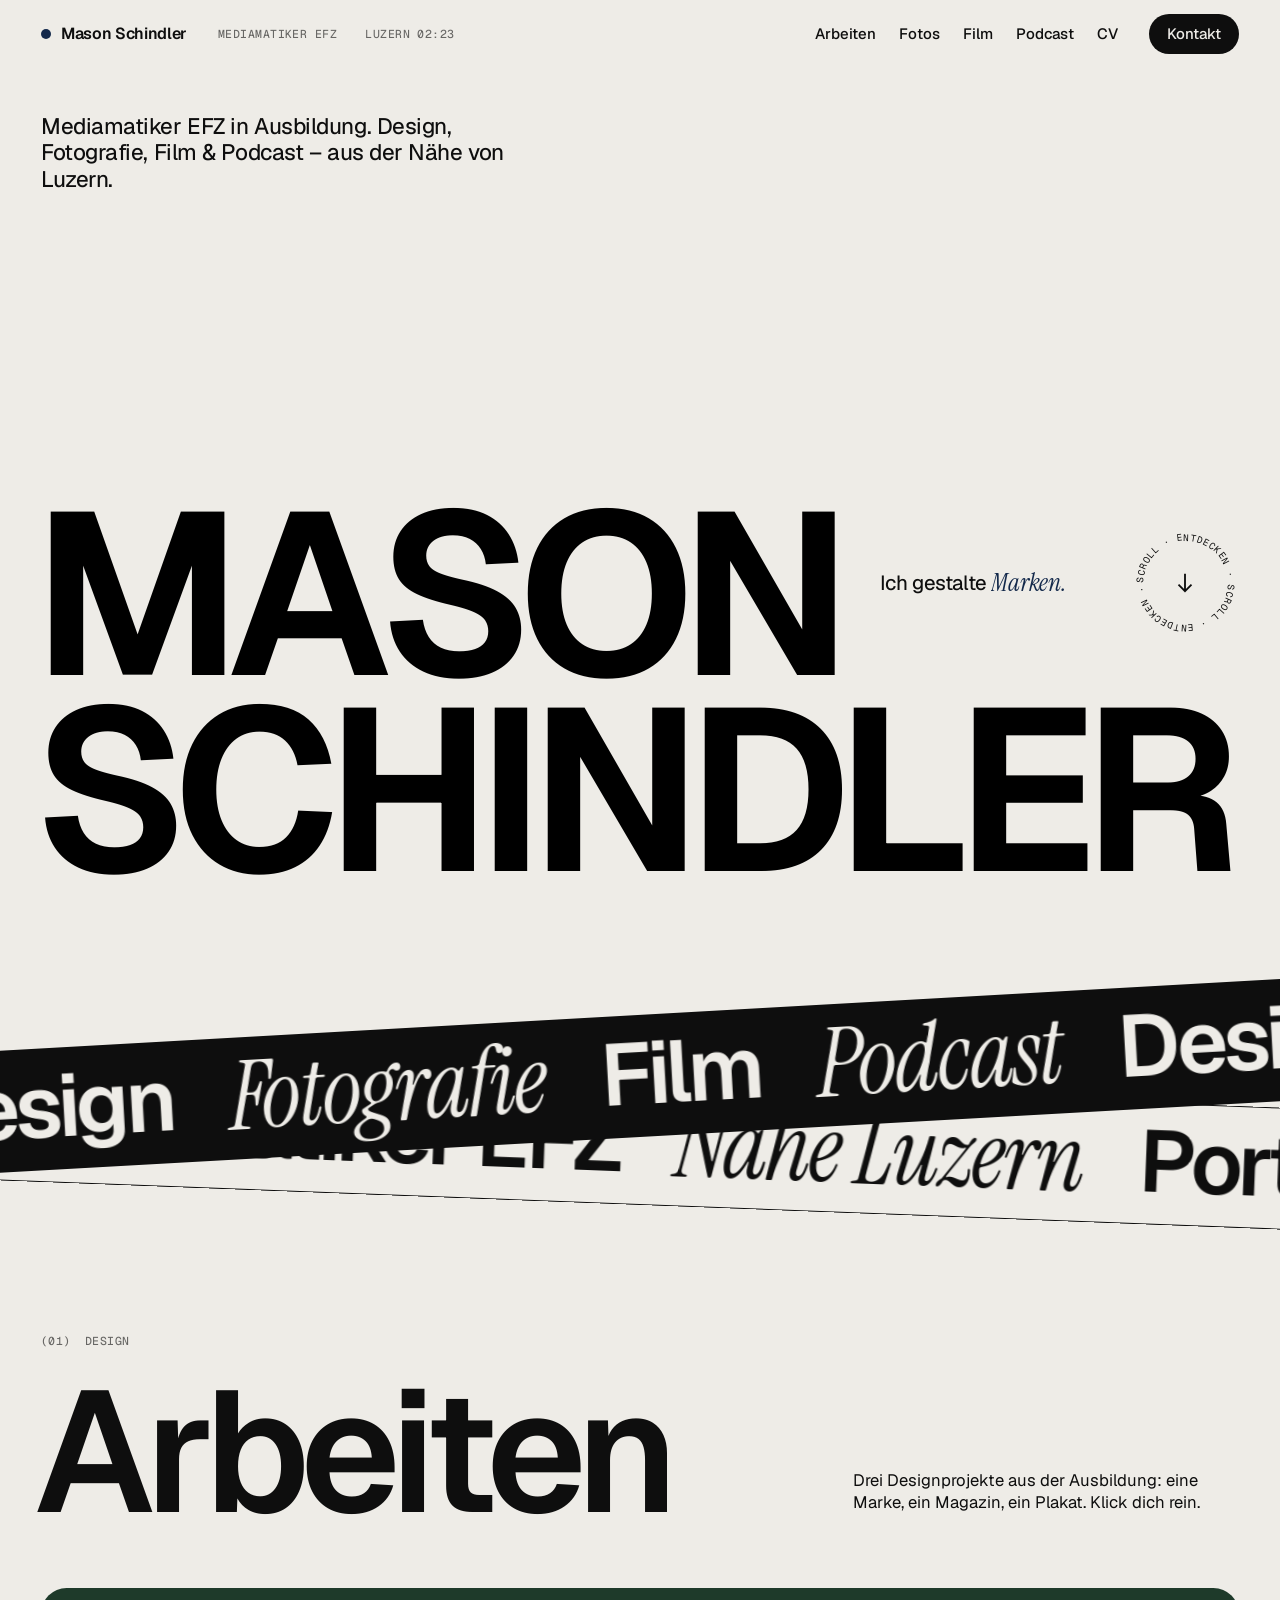
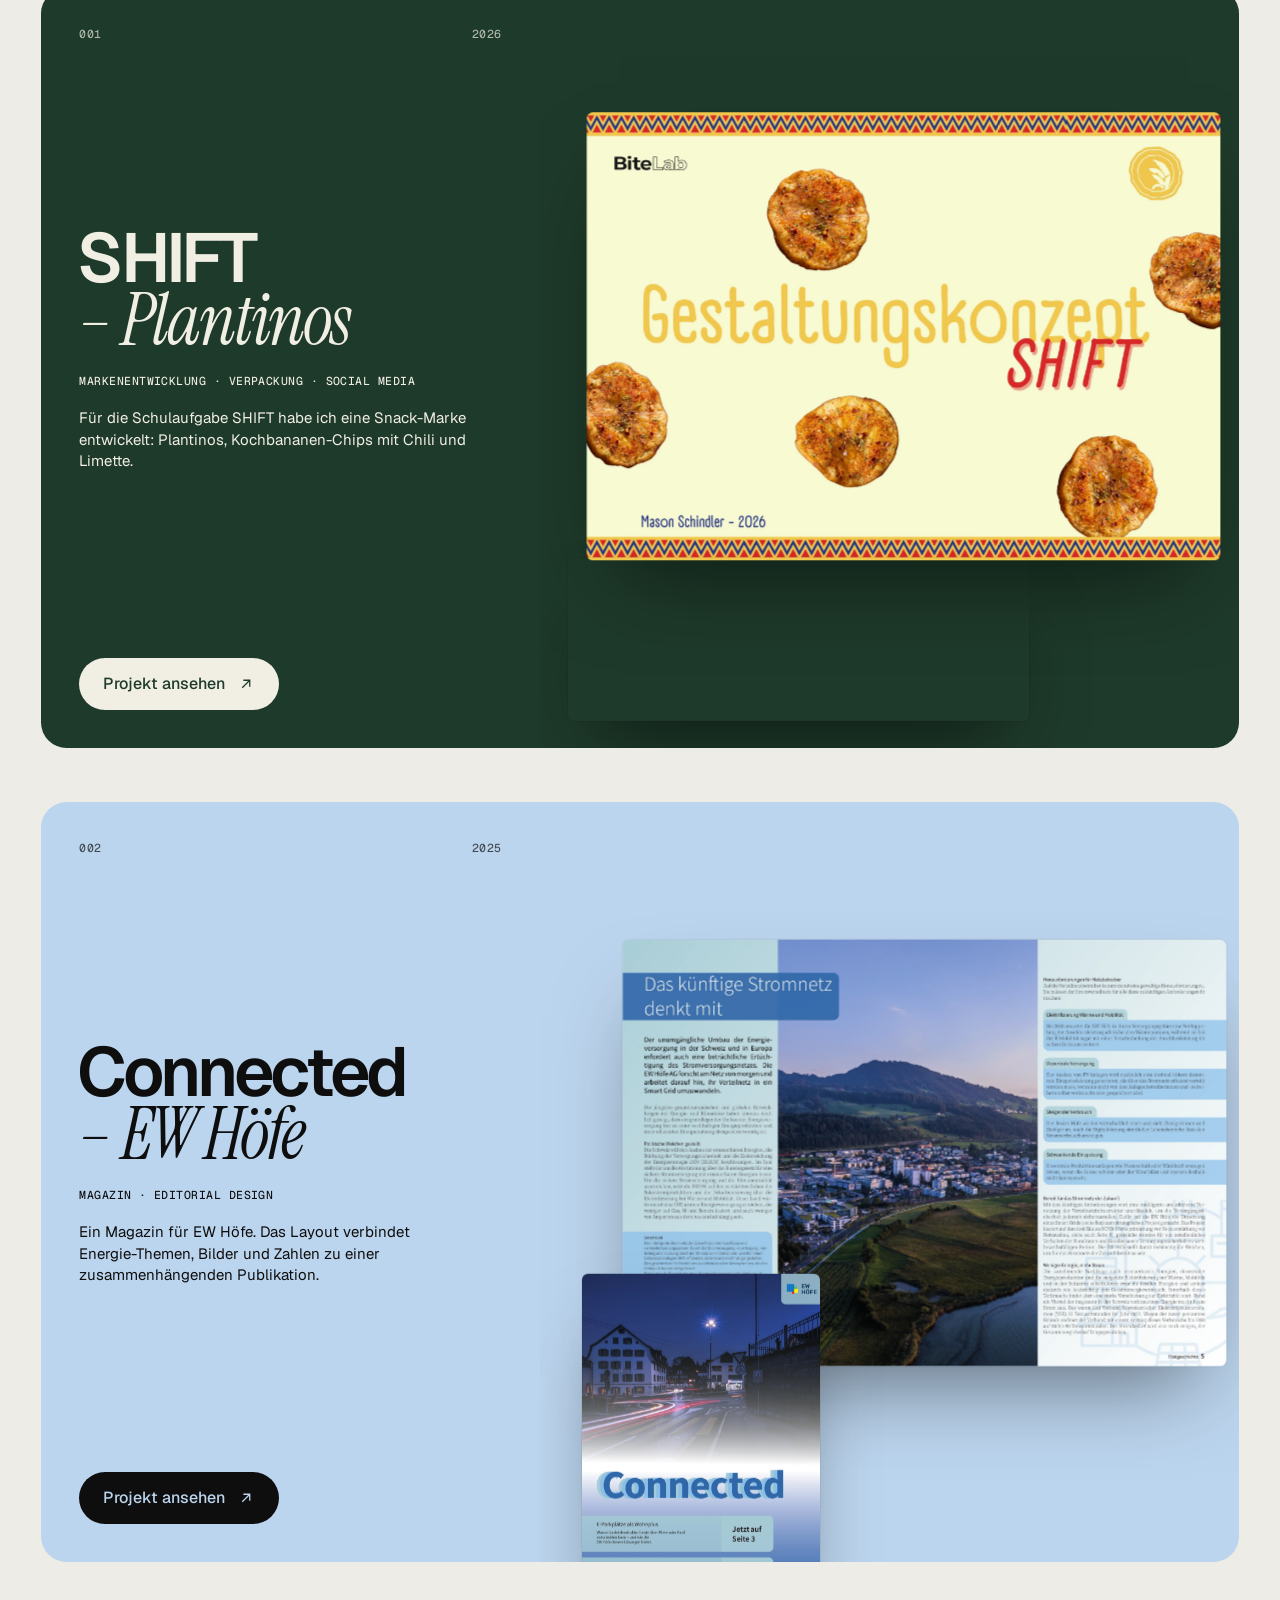
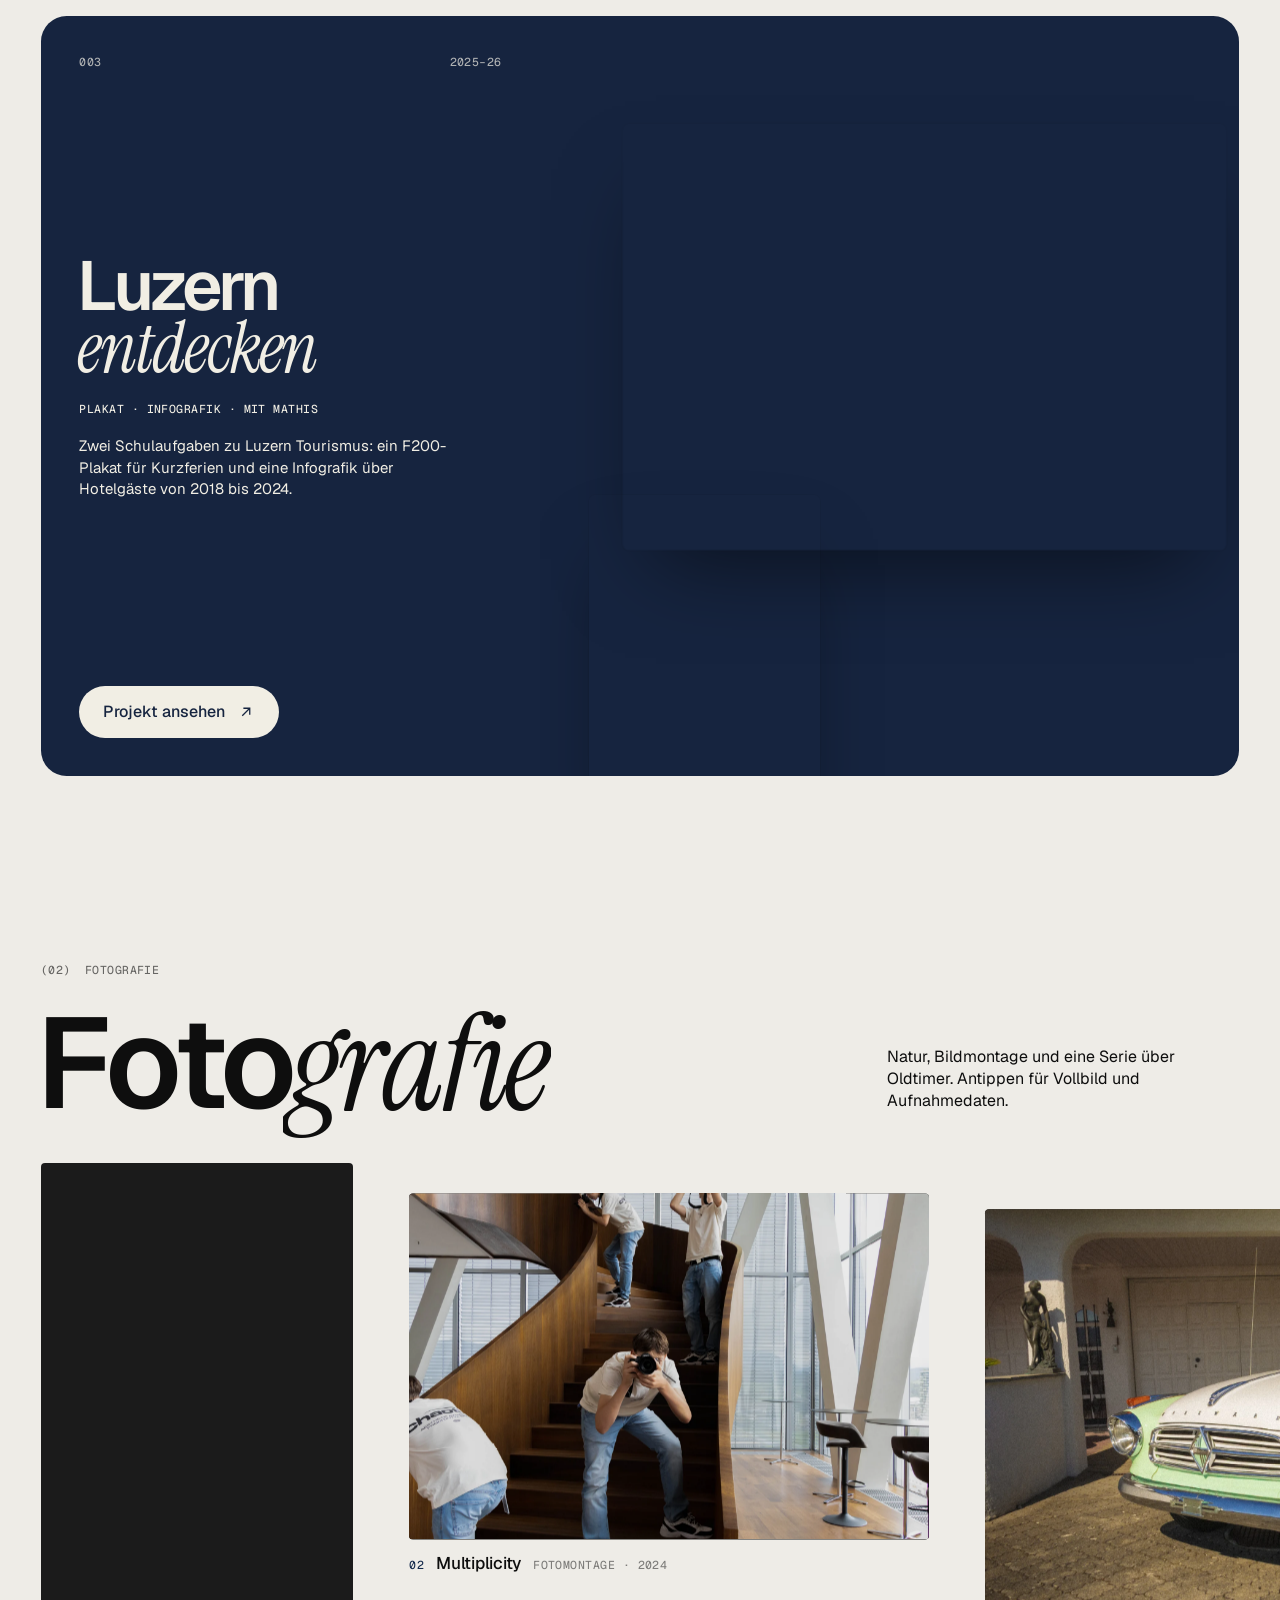
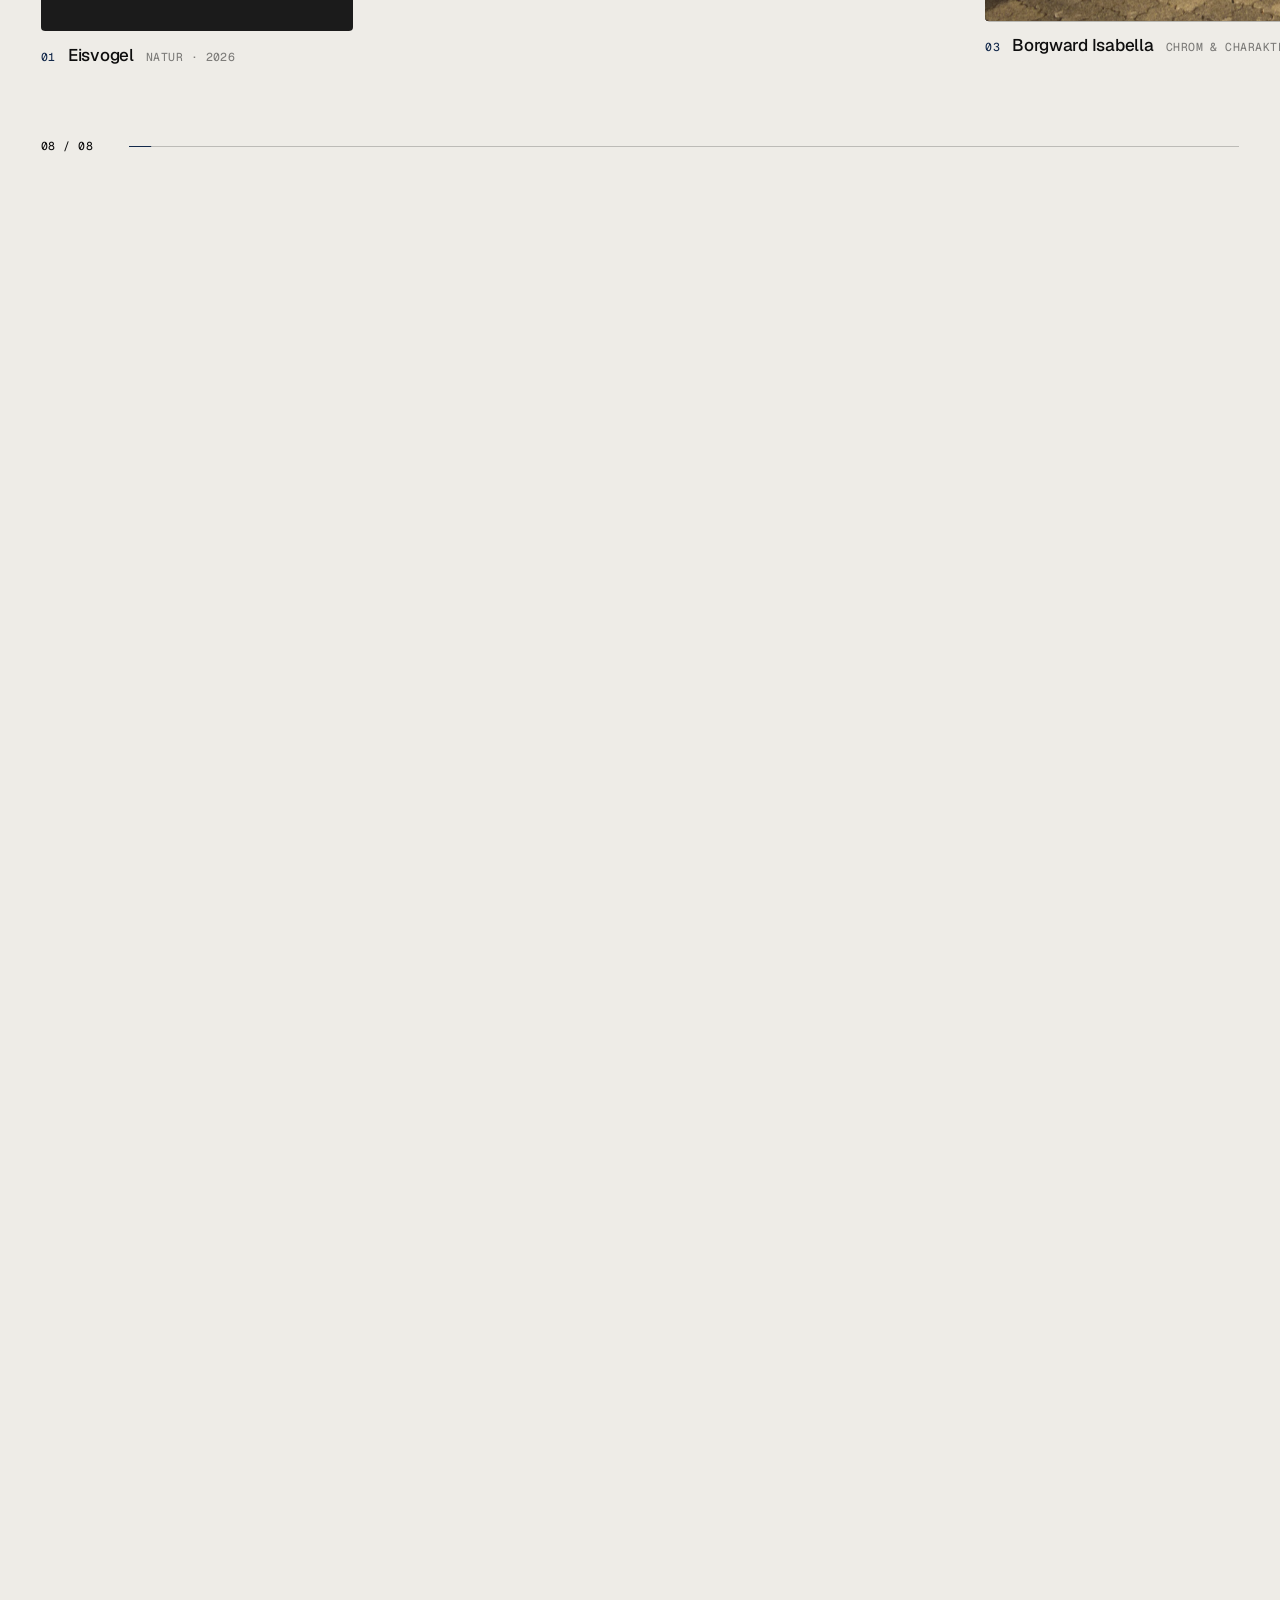
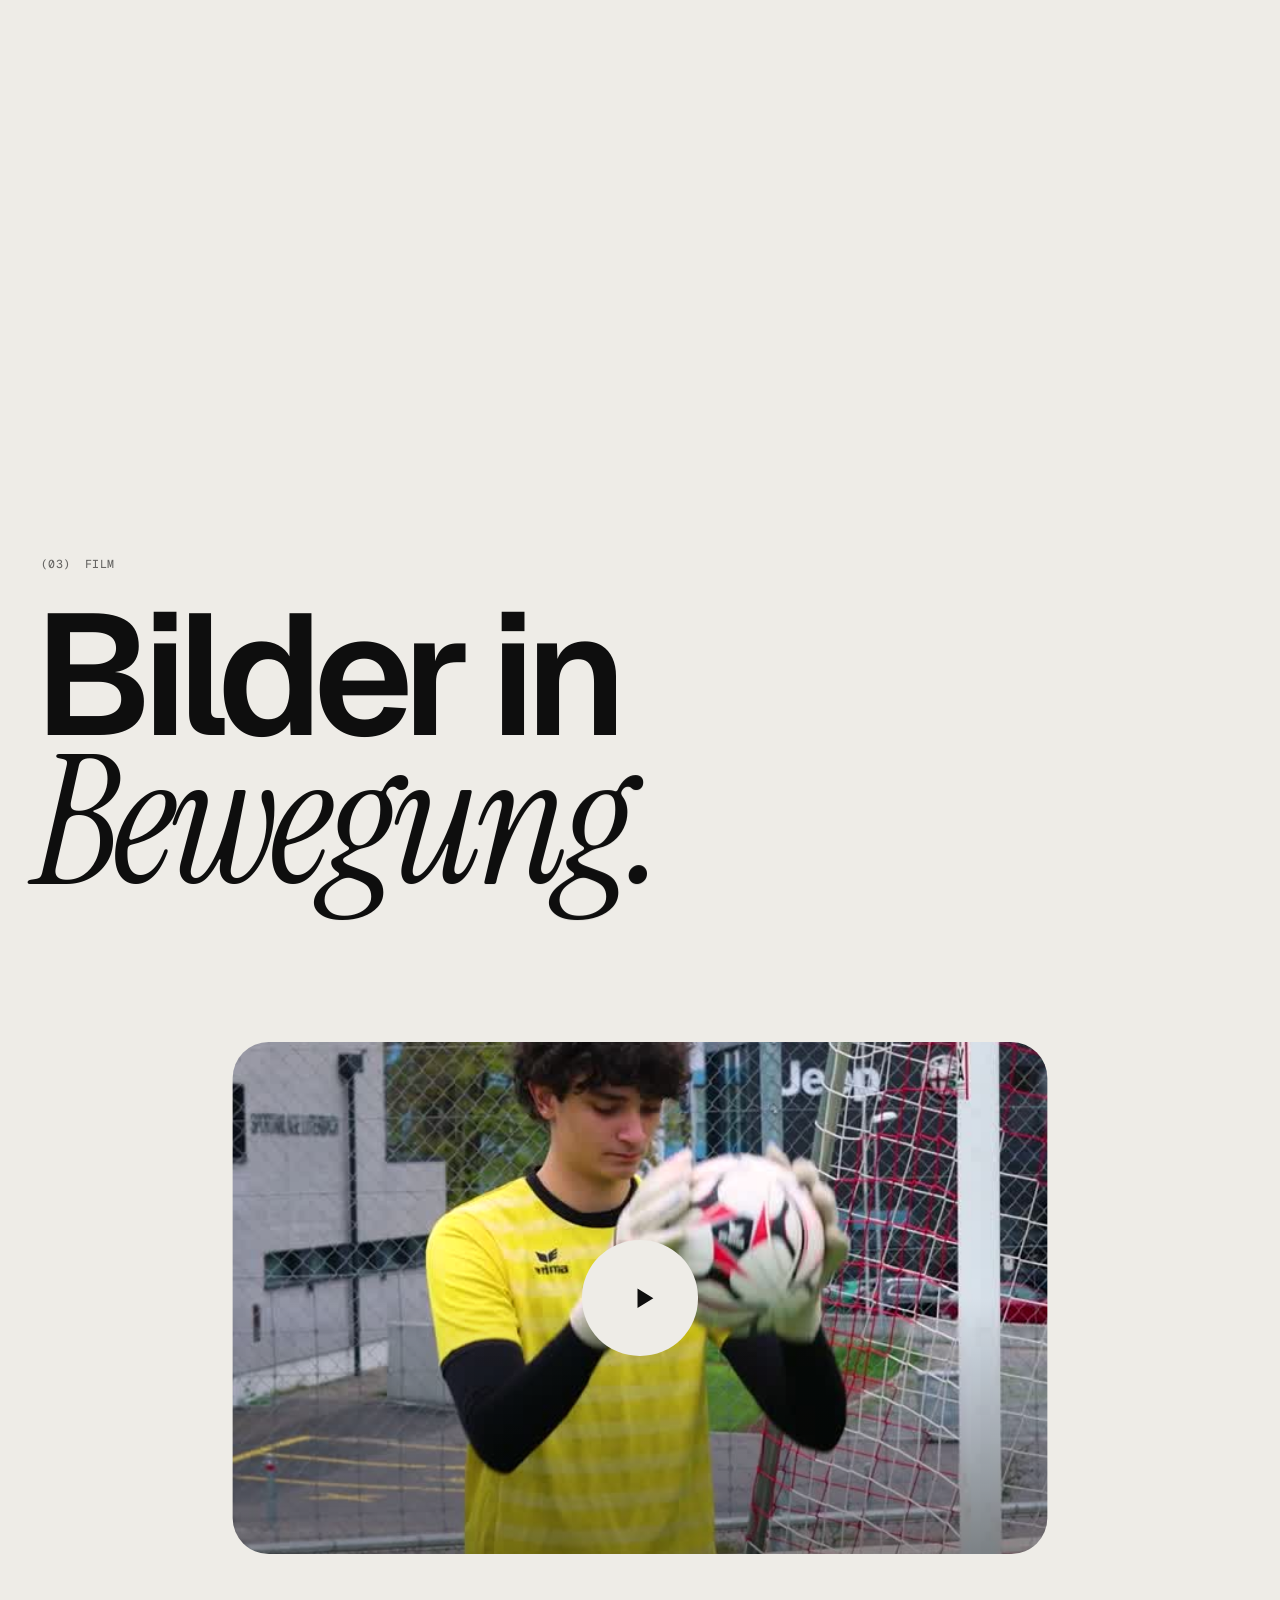
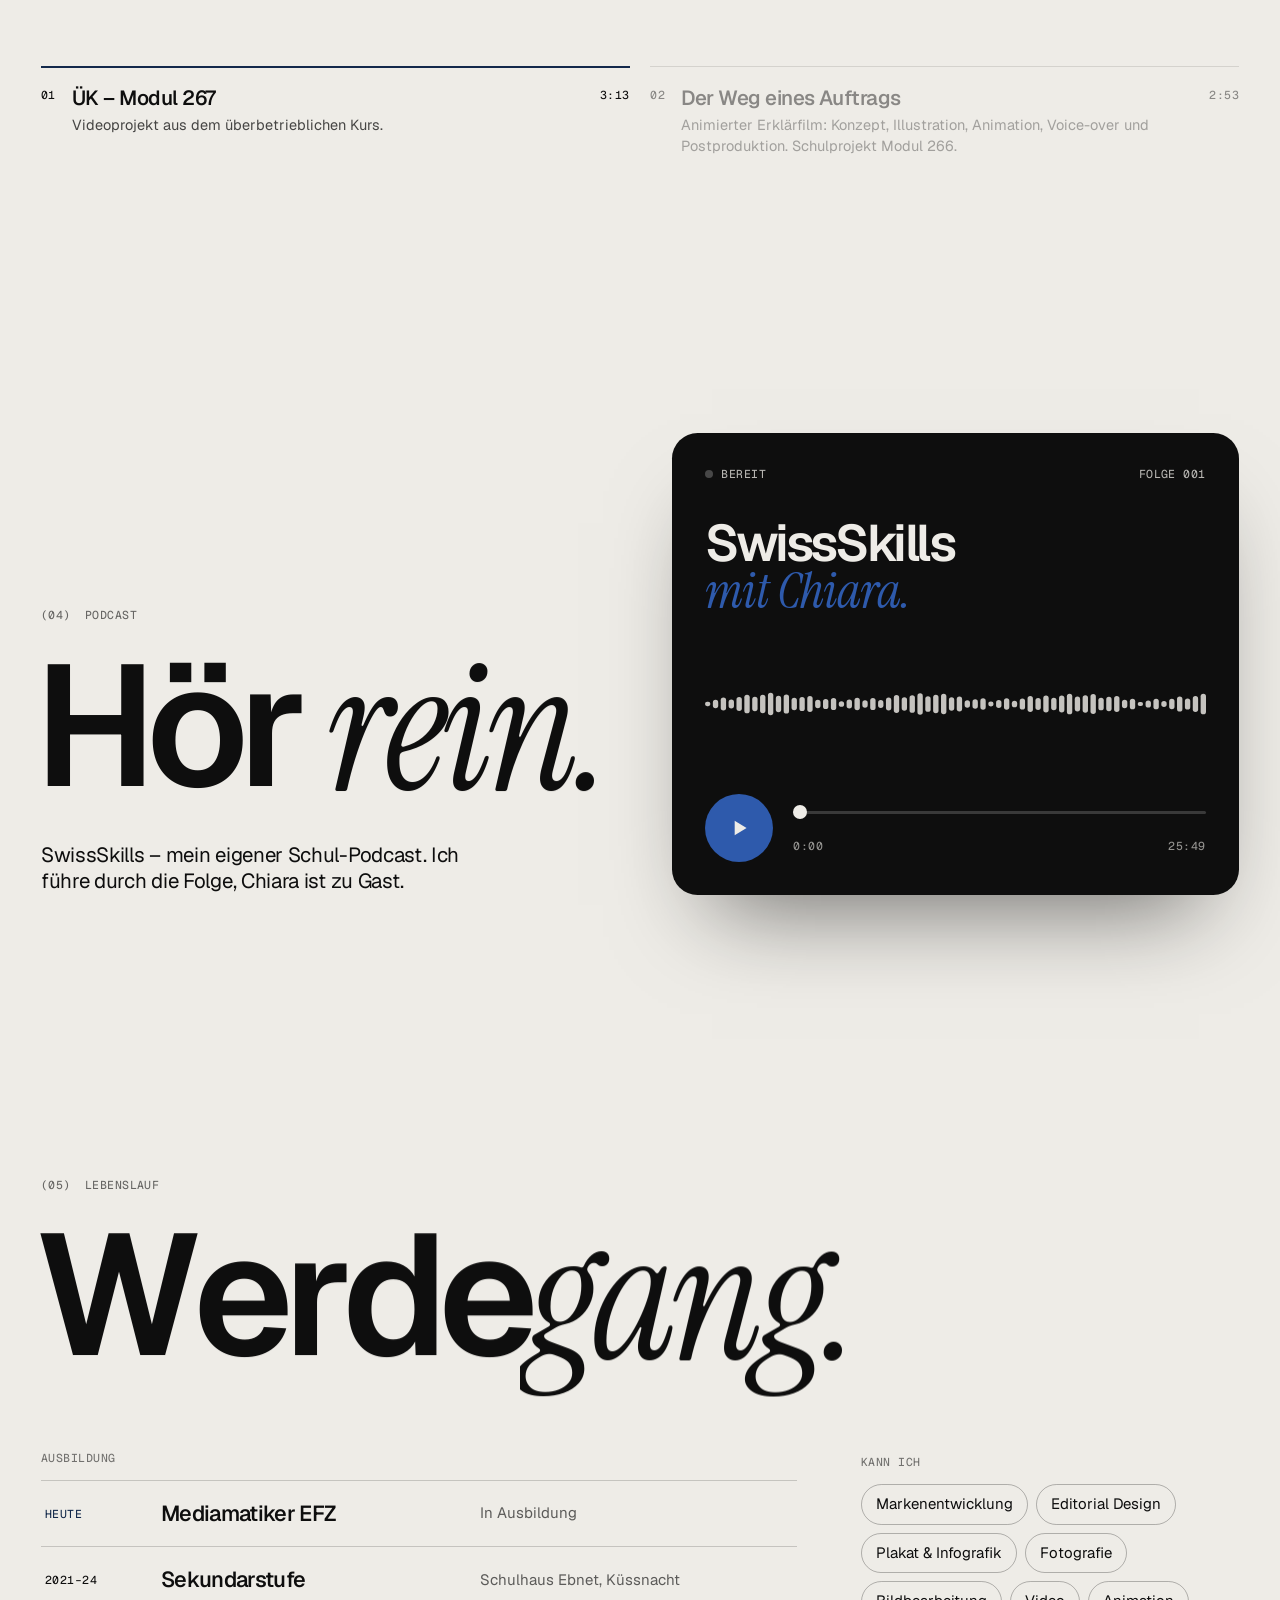
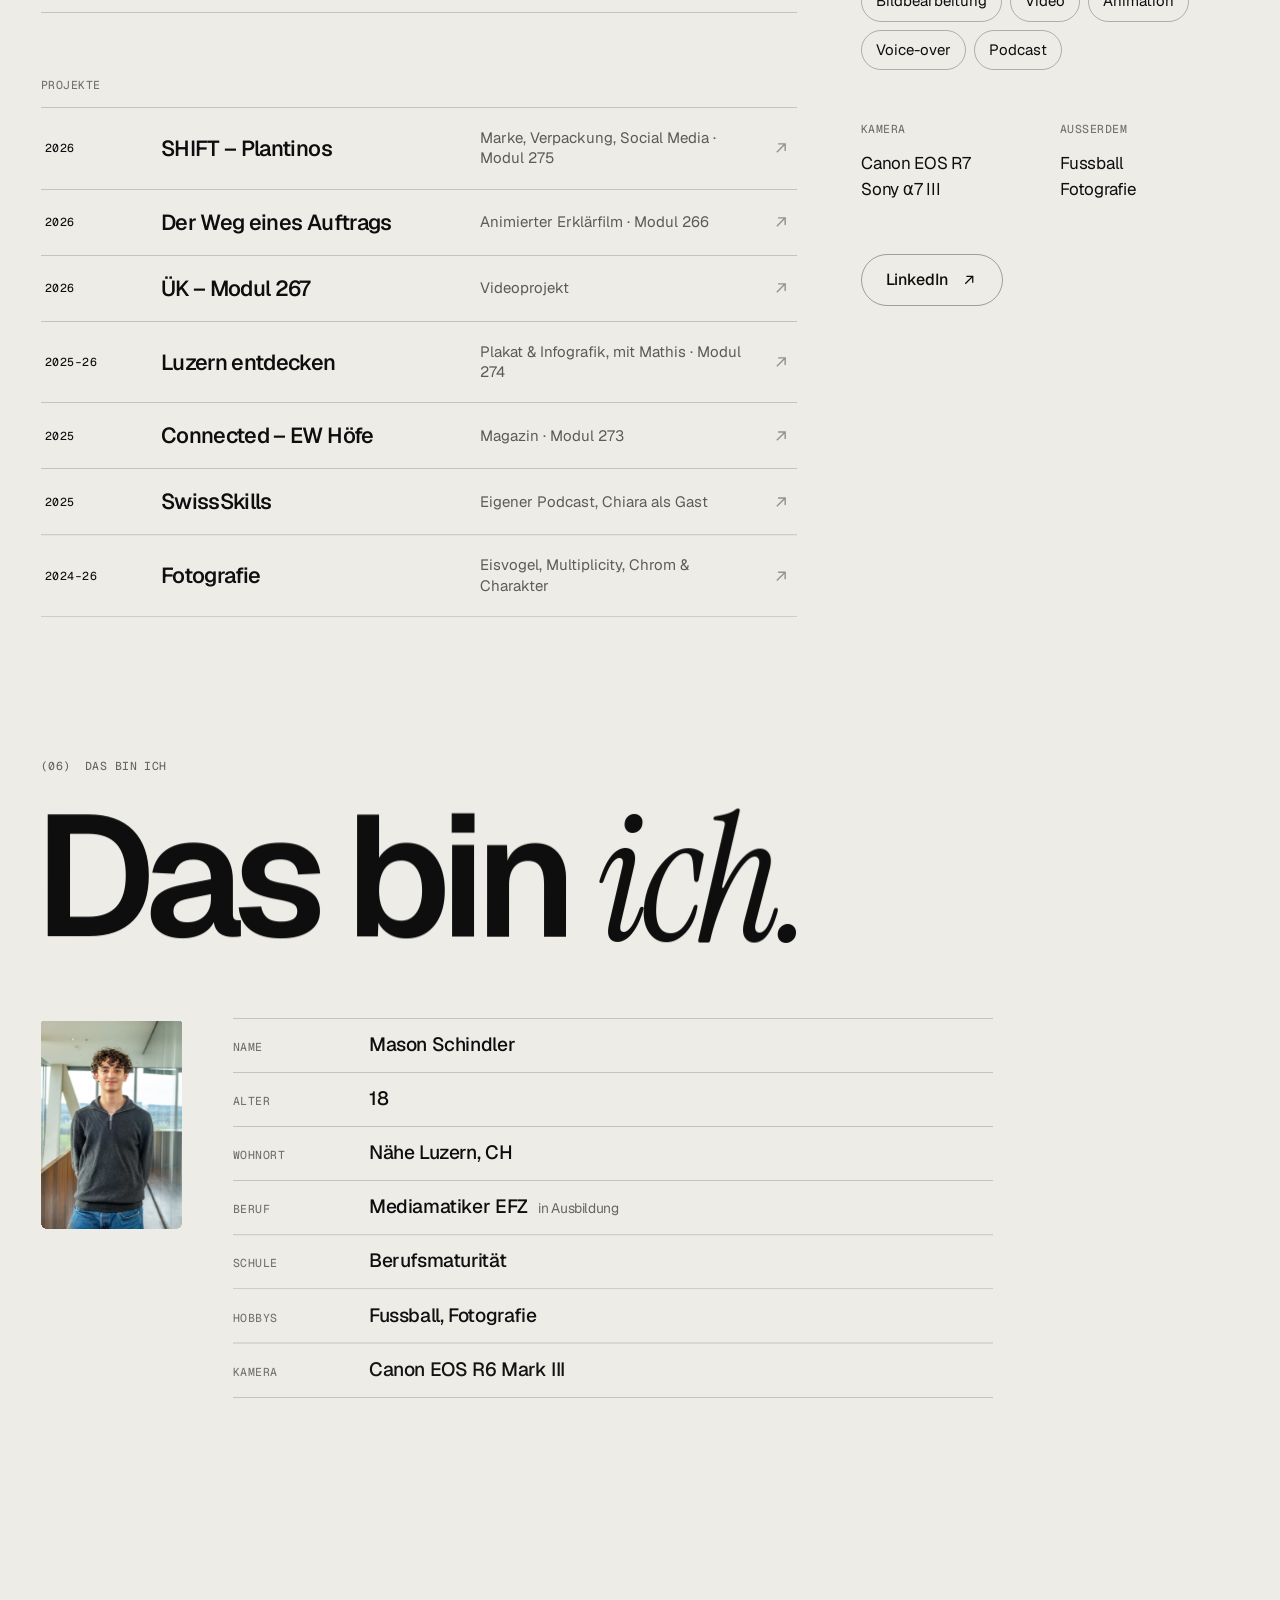
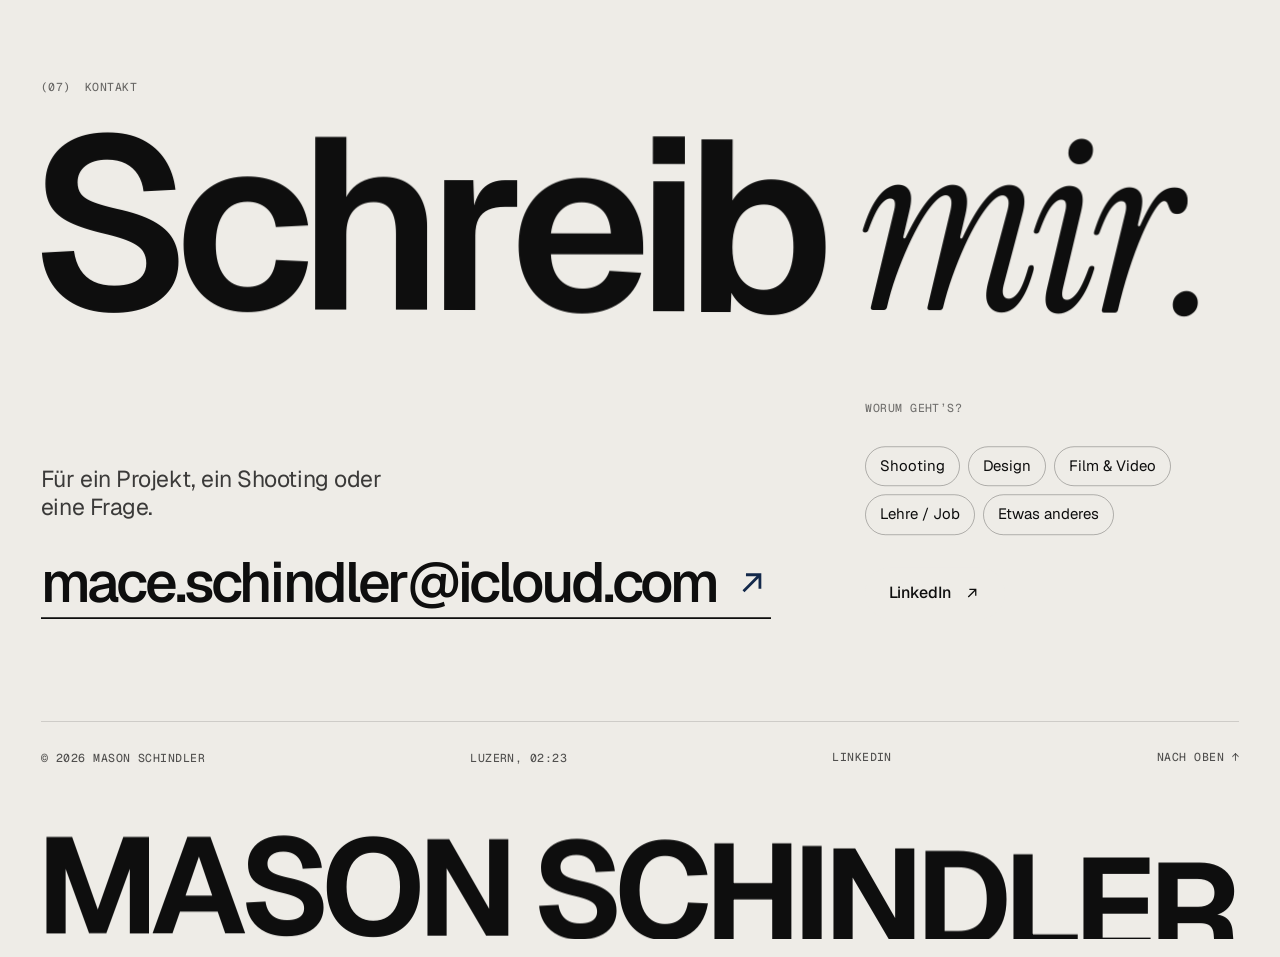
<file: index.html>
<!DOCTYPE html>
<html lang="de-CH">
<head>
<meta charset="utf-8">
<meta name="viewport" content="width=device-width, initial-scale=1, viewport-fit=cover">
<title>Mason Schindler — Portfolio & CV</title>
<meta name="description" content="Mason Schindler, Mediamatiker EFZ in Ausbildung nahe Luzern. Design, Fotografie, Film und Podcast.">
<meta name="robots" content="index, follow">
<link rel="canonical" href="https://masonschindler.ch/">
<meta name="theme-color" content="#eeece7">
<meta property="og:url" content="https://masonschindler.ch/">
<meta property="og:locale" content="de_CH">
<meta property="og:type" content="website">
<meta property="og:title" content="Mason Schindler — Portfolio & CV">
<meta property="og:description" content="Design, Fotografie, Film und Podcast. Mediamatiker EFZ in Ausbildung nahe Luzern.">
<meta property="og:image" content="https://masonschindler.ch/og-image.jpg">
<meta name="twitter:card" content="summary_large_image">
<script type="application/ld+json">{"@context":"https://schema.org","@type":"Person","name":"Mason Schindler","url":"https://masonschindler.ch","jobTitle":"Mediamatiker EFZ in Ausbildung","address":{"@type":"PostalAddress","addressRegion":"Luzern","addressCountry":"CH"},"sameAs":["https://www.linkedin.com/in/mason-schindler-898aa8208/"]}</script>
<link rel="icon" href="/icon.svg" type="image/svg+xml">
<link rel="apple-touch-icon" href="/apple-touch-icon.png">
<link rel="preload" href="fonts/geist.woff2" as="font" type="font/woff2" crossorigin>
<link rel="preload" href="fonts/geist-mono.woff2" as="font" type="font/woff2" crossorigin>
<link rel="stylesheet" href="style.css">
<script>document.documentElement.classList.add("js");</script>
</head>
<body data-theme="light">

<svg width="0" height="0" style="position:absolute" aria-hidden="true" focusable="false">
  <symbol id="i-ne" viewBox="0 0 24 24"><path d="M7 17 17 7M8.5 7H17v8.5" fill="none" stroke="currentColor" stroke-width="1.7"/></symbol>
  <symbol id="i-right" viewBox="0 0 24 24"><path d="M3.5 12h16M13.5 6l6 6-6 6" fill="none" stroke="currentColor" stroke-width="1.7"/></symbol>
  <symbol id="i-left" viewBox="0 0 24 24"><path d="M20.5 12h-16M10.5 6l-6 6 6 6" fill="none" stroke="currentColor" stroke-width="1.7"/></symbol>
  <symbol id="i-down" viewBox="0 0 24 24"><path d="M12 3.5v16M6 13.5l6 6 6-6" fill="none" stroke="currentColor" stroke-width="1.7"/></symbol>
  <symbol id="i-up" viewBox="0 0 24 24"><path d="M12 20.5v-16M6 10.5l6-6 6 6" fill="none" stroke="currentColor" stroke-width="1.7"/></symbol>
  <symbol id="i-close" viewBox="0 0 24 24"><path d="M5.5 5.5l13 13M18.5 5.5l-13 13" fill="none" stroke="currentColor" stroke-width="1.7"/></symbol>
  <symbol id="i-play" viewBox="0 0 24 24"><path d="M8 5.2v13.6L19 12z" fill="currentColor"/></symbol>
  <symbol id="i-pause" viewBox="0 0 24 24"><path d="M7 5h3.6v14H7zM13.4 5H17v14h-3.6z" fill="currentColor"/></symbol>
  <symbol id="i-star" viewBox="0 0 24 24"><path d="M12 0c.6 6.4 5.6 11.4 12 12-6.4.6-11.4 5.6-12 12-.6-6.4-5.6-11.4-12-12C6.4 11.4 11.4 6.4 12 0z" fill="currentColor"/></symbol>
</svg>

<a class="skip" href="#arbeiten">Zum Inhalt springen</a>

<!-- Preloader -->
<div class="loader" id="loader" aria-hidden="true">
  <div class="ld-inner">
    <div class="ld-top mono"><span>Mason Schindler</span><span>Portfolio © 2026</span></div>
    <div class="ld-bottom">
      <p class="ld-word mono">Design<br>Fotografie<br>Film<br>Podcast</p>
      <div class="ld-num"><span id="ldNum">0</span><small>%</small></div>
    </div>
  </div>
  <div class="ld-bar"><i></i></div>
</div>

<!-- Cursor -->
<div class="cursor" aria-hidden="true"><div class="cur-ring"><span class="cur-label"></span></div><div class="cur-dot"></div></div>

<header class="nav" id="nav">
  <a class="brand" href="#start" aria-label="Mason Schindler – nach oben"><i class="brand-dot"></i><span>Mason Schindler</span></a>
  <p class="nav-meta mono"><span>Mediamatiker EFZ</span><span>Luzern <time data-clock>--:--</time></span></p>
  <nav class="nav-links" aria-label="Hauptnavigation">
    <a class="roll" href="#arbeiten"><span data-t="Arbeiten">Arbeiten</span></a>
    <a class="roll" href="#fotos"><span data-t="Fotos">Fotos</span></a>
    <a class="roll" href="#film"><span data-t="Film">Film</span></a>
    <a class="roll" href="#podcast"><span data-t="Podcast">Podcast</span></a>
    <a class="roll" href="#lebenslauf"><span data-t="CV">CV</span></a>
  </nav>
  <a class="nav-cta magnetic" href="#kontakt"><span class="roll"><span data-t="Kontakt">Kontakt</span></span></a>
  <button type="button" class="nav-menu" id="menuOpen" aria-haspopup="dialog" aria-controls="menu"><span>Menü</span><i></i></button>
</header>

<main id="main">

<!-- HERO -->
<section class="hero" id="start" data-theme="light">
  <div class="hero-top">
    <p class="hero-intro">Mediamatiker EFZ in Ausbildung. Design, Fotografie, Film &amp; Podcast – aus der Nähe von Luzern.</p>
  </div>
  <div class="hero-bottom">
    <div class="hero-meta">
      <p class="rotator"><span class="sr-only">Ich gestalte Marken, Magazine, Plakate, Fotos, Filme und Podcasts.</span><span aria-hidden="true">Ich gestalte</span> <span class="rot" aria-hidden="true"><em>Marken.</em><em>Magazine.</em><em>Plakate.</em><em>Fotos.</em><em>Filme.</em><em>Podcasts.</em></span></p>
      <a class="badge magnetic" href="#arbeiten" aria-label="Weiter nach unten">
        <svg class="badge-ring" viewBox="0 0 120 120" aria-hidden="true"><defs><path id="circ" d="M60,60 m-47,0 a47,47 0 1,1 94,0 a47,47 0 1,1 -94,0"/></defs><text><textPath href="#circ" textLength="292" lengthAdjust="spacing">Scroll · Entdecken · Scroll · Entdecken · </textPath></text></svg>
        <svg class="i badge-arrow" aria-hidden="true"><use href="#i-down"/></svg>
      </a>
    </div>
    <h1 class="hero-name" aria-label="Mason Schindler">
      <span class="hn hn-1"><span class="hn-in" aria-hidden="true">Mason</span></span>
      <span class="hn hn-2"><span class="hn-in"><span aria-hidden="true">Schindle</span><button type="button" class="snake-r" id="snakeOpen" aria-label="Easter Egg: Snake öffnen" title="Psst …">R</button></span></span>
    </h1>
  </div>
</section>

<!-- LAUFBÄNDER -->
<div class="bands" aria-hidden="true">
  <div class="band band-a"><div class="band-track">
    <span>Design</span><svg class="star"><use href="#i-star"/></svg><em>Fotografie</em><svg class="star"><use href="#i-star"/></svg><span>Film</span><svg class="star"><use href="#i-star"/></svg><em>Podcast</em><svg class="star"><use href="#i-star"/></svg><span>Design</span><svg class="star"><use href="#i-star"/></svg><em>Fotografie</em><svg class="star"><use href="#i-star"/></svg><span>Film</span><svg class="star"><use href="#i-star"/></svg><em>Podcast</em><svg class="star"><use href="#i-star"/></svg>
  </div></div>
  <div class="band band-b"><div class="band-track">
    <span>Mediamatiker EFZ</span><svg class="star"><use href="#i-star"/></svg><em>Nähe Luzern</em><svg class="star"><use href="#i-star"/></svg><span>Portfolio 2026</span><svg class="star"><use href="#i-star"/></svg><span>Mediamatiker EFZ</span><svg class="star"><use href="#i-star"/></svg><em>Nähe Luzern</em><svg class="star"><use href="#i-star"/></svg><span>Portfolio 2026</span><svg class="star"><use href="#i-star"/></svg>
  </div></div>
</div>

<!-- ARBEITEN -->
<section class="work" id="arbeiten" data-theme="light">
  <header class="sec-head wrap">
    <p class="sec-label mono"><span>(01)</span><span>Design</span></p>
    <h2 class="big-title" data-chars>Arbeiten</h2>
    <p class="sec-sub" data-reveal>Drei Designprojekte aus der Ausbildung: eine Marke, ein Magazin, ein Plakat. Klick dich rein.</p>
  </header>

  <div class="cards wrap">
    <article class="card" style="--i:0;--c-bg:#1e3a2a;--c-fg:#f1eee4;--hi:var(--accent-2);--hi-on:var(--paper)" data-case="shift">
      <div class="card-inner">
        <div class="card-info">
          <div class="card-top mono"><span>001</span><span>2026</span></div>
          <div>
            <h3 class="card-title">SHIFT <em>– Plantinos</em></h3>
            <p class="card-tags mono">Markenentwicklung · Verpackung · Social Media</p>
            <p class="card-desc">Für die Schulaufgabe SHIFT habe ich eine Snack-Marke entwickelt: Plantinos, Kochbananen-Chips mit Chili und Limette.</p>
          </div>
          <button type="button" class="btn magnetic" data-open-case="shift"><span>Projekt ansehen</span><svg class="i"><use href="#i-ne"/></svg></button>
        </div>
        <button type="button" class="card-media cm-shift" data-open-case="shift" data-cursor="Ansehen" aria-label="SHIFT – Plantinos ansehen">
          <span class="cm cm-main"><img src="images-shift-page-1.webp" alt="Titelseite des SHIFT-Gestaltungskonzepts für Plantinos" width="2200" height="1556" loading="lazy" decoding="async"></span>
          <span class="cm cm-sub"><img src="images-shift-page-7.webp" alt="" width="2200" height="778" loading="lazy" decoding="async"></span>
        </button>
      </div>
      <i class="card-shade" aria-hidden="true"></i>
    </article>

    <article class="card" style="--i:1;--c-bg:#bcd5ee;--c-fg:#0e0e0e" data-case="ew-hoefe">
      <div class="card-inner">
        <div class="card-info">
          <div class="card-top mono"><span>002</span><span>2025</span></div>
          <div>
            <h3 class="card-title">Connected <em>– EW Höfe</em></h3>
            <p class="card-tags mono">Magazin · Editorial Design</p>
            <p class="card-desc">Ein Magazin für EW Höfe. Das Layout verbindet Energie-Themen, Bilder und Zahlen zu einer zusammenhängenden Publikation.</p>
          </div>
          <button type="button" class="btn magnetic" data-open-case="ew-hoefe"><span>Projekt ansehen</span><svg class="i"><use href="#i-ne"/></svg></button>
        </div>
        <button type="button" class="card-media cm-ew" data-open-case="ew-hoefe" data-cursor="Ansehen" aria-label="Connected – EW Höfe ansehen">
          <span class="cm cm-main"><img src="images-ew-hoefe-page-3.webp" alt="Doppelseite aus dem Magazin Connected" width="2200" height="1556" loading="lazy" decoding="async"></span>
          <span class="cm cm-sub"><img src="images-ew-hoefe-page-1.webp" alt="" width="1556" height="2200" loading="lazy" decoding="async"></span>
        </button>
      </div>
      <i class="card-shade" aria-hidden="true"></i>
    </article>

    <article class="card" style="--i:2;--c-bg:#16243f;--c-fg:#f1eee4;--hi:var(--accent-2);--hi-on:var(--paper)" data-case="luzern">
      <div class="card-inner">
        <div class="card-info">
          <div class="card-top mono"><span>003</span><span>2025–26</span></div>
          <div>
            <h3 class="card-title">Luzern <em>entdecken</em></h3>
            <p class="card-tags mono">Plakat · Infografik · mit Mathis</p>
            <p class="card-desc">Zwei Schulaufgaben zu Luzern Tourismus: ein F200-Plakat für Kurzferien und eine Infografik über Hotelgäste von 2018 bis 2024.</p>
          </div>
          <button type="button" class="btn magnetic" data-open-case="luzern"><span>Projekt ansehen</span><svg class="i"><use href="#i-ne"/></svg></button>
        </div>
        <button type="button" class="card-media cm-lu" data-open-case="luzern" data-cursor="Ansehen" aria-label="Luzern entdecken ansehen">
          <span class="cm cm-main"><img src="images-luzern-infografik-page-1.webp" alt="Infografik über Hotelgäste in Luzern 2018 bis 2024" width="2200" height="1556" loading="lazy" decoding="async"></span>
          <span class="cm cm-sub"><img src="images-luzern-plakat-page-1.webp" alt="" width="1508" height="2200" loading="lazy" decoding="async"></span>
        </button>
      </div>
      <i class="card-shade" aria-hidden="true"></i>
    </article>
  </div>
</section>

<!-- FOTOGRAFIE -->
<section class="photos" id="fotos" data-theme="dark">
  <div class="ph-pin">
    <header class="ph-head wrap">
      <div>
        <p class="sec-label mono"><span>(02)</span><span>Fotografie</span></p>
        <h2 class="big-title" data-chars>Foto<em>grafie</em></h2>
      </div>
      <p class="ph-text" data-reveal>Natur, Bildmontage und eine Serie über Oldtimer. Antippen für Vollbild und Aufnahmedaten.</p>
    </header>
    <div class="ph-track" id="phTrack" tabindex="0" aria-label="Fotos, seitlich scrollbar">
      <button type="button" class="ph" style="--r:1333/2000;--h:1" data-cursor="Ansehen">
        <span class="ph-frame"><img src="images-photo-eisvogel.webp" alt="Eisvogel auf einem Ast vor grünem Hintergrund" width="1333" height="2000" loading="lazy" decoding="async"></span>
        <span class="ph-cap"><span class="mono ph-n">01</span><b>Eisvogel</b><span class="mono ph-sub">Natur · 2026</span></span>
        <span class="ph-exif mono">1/400 s · f/6,3 · ISO 800 · 300 mm · Sony α7 III</span>
      </button>
      <button type="button" class="ph" style="--r:2000/1333;--h:.74;--dy:-1" data-cursor="Ansehen">
        <span class="ph-frame"><img src="images-photo-multiplicity.webp" alt="Fotomontage mit vier Versionen von Mason auf einer geschwungenen Treppe" width="2000" height="1333" loading="lazy" decoding="async"></span>
        <span class="ph-cap"><span class="mono ph-n">02</span><b>Multiplicity</b><span class="mono ph-sub">Fotomontage · 2024</span></span>
        <span class="ph-exif mono">1/125 s · f/7,1 · ISO 1000 · 18 mm · Canon EOS R7</span>
      </button>
      <button type="button" class="ph" style="--r:2000/1333;--h:.88;--dy:.6" data-cursor="Ansehen">
        <span class="ph-frame"><img src="images-photo-oldtimer-01.webp" alt="Mintgrüner Borgward Isabella vor einer Garage" width="2000" height="1333" loading="lazy" decoding="async"></span>
        <span class="ph-cap"><span class="mono ph-n">03</span><b>Borgward Isabella</b><span class="mono ph-sub">Chrom &amp; Charakter · 2025</span></span>
        <span class="ph-exif mono">1/500 s · f/14 · ISO 320 · 18 mm · Canon EOS R7</span>
      </button>
      <button type="button" class="ph" style="--r:2000/1333;--h:.66;--dy:-1.2" data-cursor="Ansehen">
        <span class="ph-frame"><img src="images-photo-oldtimer-02.webp" alt="Lenkrad und Armaturen eines klassischen Mercedes mit roten Sitzen" width="2000" height="1333" loading="lazy" decoding="async"></span>
        <span class="ph-cap"><span class="mono ph-n">04</span><b>Am Steuer</b><span class="mono ph-sub">Chrom &amp; Charakter · 2025</span></span>
        <span class="ph-exif mono">1/20 s · f/3,5 · ISO 800 · 50 mm · Canon EOS R7</span>
      </button>
      <button type="button" class="ph" style="--r:2000/1343;--h:.92;--dy:.3" data-cursor="Ansehen">
        <span class="ph-frame"><img src="images-photo-oldtimer-03.webp" alt="Detailaufnahme der Front eines mintgrünen Borgward Isabella" width="2000" height="1343" loading="lazy" decoding="async"></span>
        <span class="ph-cap"><span class="mono ph-n">05</span><b>Chrom &amp; Kurven</b><span class="mono ph-sub">Chrom &amp; Charakter · 2025</span></span>
        <span class="ph-exif mono">1/400 s · f/18 · ISO 400 · 18 mm · Canon EOS R7</span>
      </button>
      <button type="button" class="ph" style="--r:2000/1333;--h:.7;--dy:-.8" data-cursor="Ansehen">
        <span class="ph-frame"><img src="images-photo-oldtimer-04.webp" alt="Heck eines Borgward Isabella Coupés" width="2000" height="1333" loading="lazy" decoding="async"></span>
        <span class="ph-cap"><span class="mono ph-n">06</span><b>Isabella von hinten</b><span class="mono ph-sub">Chrom &amp; Charakter · 2025</span></span>
        <span class="ph-exif mono">1/400 s · f/11 · ISO 400 · 18 mm · Canon EOS R7</span>
      </button>
      <button type="button" class="ph" style="--r:2000/1333;--h:.96;--dy:.5" data-cursor="Ansehen">
        <span class="ph-frame"><img src="images-photo-oldtimer-05.webp" alt="Drei klassische Mercedes in einer Reihe im Sonnenlicht" width="2000" height="1333" loading="lazy" decoding="async"></span>
        <span class="ph-cap"><span class="mono ph-n">07</span><b>Drei Klassiker</b><span class="mono ph-sub">Chrom &amp; Charakter · 2025</span></span>
        <span class="ph-exif mono">1/400 s · f/10 · ISO 500 · 18 mm · Canon EOS R7</span>
      </button>
      <button type="button" class="ph" style="--r:2000/1333;--h:.78;--dy:-.6" data-cursor="Ansehen">
        <span class="ph-frame"><img src="images-photo-oldtimer-06.webp" alt="Roter Innenraum eines klassischen Mercedes 220 SE" width="2000" height="1333" loading="lazy" decoding="async"></span>
        <span class="ph-cap"><span class="mono ph-n">08</span><b>Rote Sitze</b><span class="mono ph-sub">Chrom &amp; Charakter · 2025</span></span>
        <span class="ph-exif mono">1/400 s · f/7,1 · ISO 1000 · 18 mm · Canon EOS R7</span>
      </button>
    </div>
    <div class="ph-foot wrap mono">
      <span id="phCount">01 / 08</span>
      <i class="ph-bar" aria-hidden="true"><b id="phBar"></b></i>
      <span class="ph-ctrl"><button type="button" data-ph="-1" aria-label="Vorheriges Foto"><svg class="i"><use href="#i-left"/></svg></button><button type="button" data-ph="1" aria-label="Nächstes Foto"><svg class="i"><use href="#i-right"/></svg></button></span>
    </div>
  </div>
</section>

<!-- FILM -->
<section class="film" id="film" data-theme="dark">
  <header class="sec-head wrap">
    <p class="sec-label mono"><span>(03)</span><span>Film</span></p>
    <h2 class="big-title" data-chars>Bilder in <em>Bewegung.</em></h2>
  </header>
  <div class="screen-wrap wrap">
    <div class="screen" id="screen">
      <video id="video" playsinline preload="none" poster="images-projects-uek-video.jpg" aria-label="ÜK – Modul 267"><source src="video-uek-modul-267.mp4" type="video/mp4"></video>
      <button type="button" class="screen-play" id="screenPlay" data-cursor="Play" aria-label="Film abspielen: ÜK – Modul 267">
        <span class="sp-btn"><svg class="i"><use href="#i-play"/></svg></span>
        <span class="sp-title"><span class="mono" id="spKicker">Film 01 · 3:13</span><strong id="spTitle">ÜK – Modul 267</strong></span>
      </button>
    </div>
  </div>
  <div class="reels wrap" role="tablist" aria-label="Filme auswählen">
    <button type="button" class="reel" role="tab" aria-selected="true" data-film="0">
      <span class="mono">01</span><span class="reel-body"><strong>ÜK – Modul 267</strong><small>Videoprojekt aus dem überbetrieblichen Kurs.</small></span><span class="mono">3:13</span>
    </button>
    <button type="button" class="reel" role="tab" aria-selected="false" data-film="1">
      <span class="mono">02</span><span class="reel-body"><strong>Der Weg eines Auftrags</strong><small>Animierter Erklärfilm: Konzept, Illustration, Animation, Voice-over und Postproduktion. Schulprojekt Modul 266.</small></span><span class="mono">2:53</span>
    </button>
  </div>
</section>

<!-- PODCAST -->
<section class="pod" id="podcast" data-theme="accent">
  <div class="pod-grid wrap">
    <div class="pod-copy">
      <p class="sec-label mono"><span>(04)</span><span>Podcast</span></p>
      <h2 class="big-title" data-chars>Hör <em>rein.</em></h2>
      <p class="pod-text" data-reveal>SwissSkills – mein eigener Schul-Podcast. Ich führe durch die Folge, Chiara ist zu Gast.</p>
    </div>
    <div class="player" id="player" data-reveal>
      <div class="pl-top mono"><span class="pl-live"><i></i><span id="podState">Bereit</span></span><span>Folge 001</span></div>
      <h3 class="pl-title">SwissSkills<br><em>mit Chiara.</em></h3>
      <canvas class="viz" id="viz" aria-hidden="true"></canvas>
      <div class="pl-ctrl">
        <button type="button" class="pl-play magnetic" id="podPlay" aria-label="Podcast abspielen"><svg class="i ic-play"><use href="#i-play"/></svg><svg class="i ic-pause"><use href="#i-pause"/></svg></button>
        <div class="pl-seek">
          <input type="range" id="podSeek" min="0" max="1549" step="1" value="0" aria-label="Wiedergabeposition">
          <div class="pl-time mono"><span id="podTime">0:00</span><span id="podDur">25:49</span></div>
        </div>
      </div>
      <audio id="pod" preload="none" src="audio-swissskills-mason-chiara.mp3"></audio>
    </div>
  </div>
</section>

<!-- LEBENSLAUF -->
<section class="cv wrap" id="lebenslauf" data-theme="light">
  <header class="cv-head">
    <p class="sec-label mono"><span>(05)</span><span>Lebenslauf</span></p>
    <h2 class="big-title" data-chars>Werde<em>gang.</em></h2>
  </header>
  <div class="cv-grid">
    <div class="cv-main">
      <h3 class="cv-h mono">Ausbildung</h3>
      <ul class="rows" data-stagger>
        <li><div class="row is-now"><span class="mono">Heute</span><strong>Mediamatiker EFZ</strong><small>In Ausbildung</small></div></li>
        <li><div class="row"><span class="mono">2021–24</span><strong>Sekundarstufe</strong><small>Schulhaus Ebnet, Küssnacht</small></div></li>
      </ul>
      <h3 class="cv-h mono">Projekte</h3>
      <ul class="rows" data-stagger>
        <li><a class="row" href="#arbeiten" data-open-case="shift"><span class="mono">2026</span><strong>SHIFT – Plantinos</strong><small>Marke, Verpackung, Social Media · Modul 275</small><svg class="i"><use href="#i-ne"/></svg></a></li>
        <li><a class="row" href="#film" data-film-link="1"><span class="mono">2026</span><strong>Der Weg eines Auftrags</strong><small>Animierter Erklärfilm · Modul 266</small><svg class="i"><use href="#i-ne"/></svg></a></li>
        <li><a class="row" href="#film" data-film-link="0"><span class="mono">2026</span><strong>ÜK – Modul 267</strong><small>Videoprojekt</small><svg class="i"><use href="#i-ne"/></svg></a></li>
        <li><a class="row" href="#arbeiten" data-open-case="luzern"><span class="mono">2025–26</span><strong>Luzern entdecken</strong><small>Plakat &amp; Infografik, mit Mathis · Modul 274</small><svg class="i"><use href="#i-ne"/></svg></a></li>
        <li><a class="row" href="#arbeiten" data-open-case="ew-hoefe"><span class="mono">2025</span><strong>Connected – EW Höfe</strong><small>Magazin · Modul 273</small><svg class="i"><use href="#i-ne"/></svg></a></li>
        <li><a class="row" href="#podcast"><span class="mono">2025</span><strong>SwissSkills</strong><small>Eigener Podcast, Chiara als Gast</small><svg class="i"><use href="#i-ne"/></svg></a></li>
        <li><a class="row" href="#fotos"><span class="mono">2024–26</span><strong>Fotografie</strong><small>Eisvogel, Multiplicity, Chrom &amp; Charakter</small><svg class="i"><use href="#i-ne"/></svg></a></li>
      </ul>
    </div>
    <aside class="cv-side">
      <div class="cv-box" data-reveal>
        <h3 class="cv-h mono">Kann ich</h3>
        <ul class="chips"><li>Markenentwicklung</li><li>Editorial Design</li><li>Plakat &amp; Infografik</li><li>Fotografie</li><li>Bildbearbeitung</li><li>Video</li><li>Animation</li><li>Voice-over</li><li>Podcast</li></ul>
      </div>
      <div class="cv-box cv-two" data-reveal>
        <div><h3 class="cv-h mono">Kamera</h3><ul class="plain"><li>Canon EOS R7</li><li>Sony α7 III</li></ul></div>
        <div><h3 class="cv-h mono">Ausserdem</h3><ul class="plain"><li>Fussball</li><li>Fotografie</li></ul></div>
      </div>
      <a class="btn btn-line magnetic" href="https://www.linkedin.com/in/mason-schindler-898aa8208/" target="_blank" rel="noopener noreferrer" data-reveal><span>LinkedIn</span><svg class="i"><use href="#i-ne"/></svg></a>
    </aside>
  </div>
</section>

<!-- DAS BIN ICH -->
<section class="me wrap" id="ich" data-theme="light">
  <p class="sec-label mono"><span>(06)</span><span>Das bin ich</span></p>
  <h2 class="big-title me-title" data-chars>Das bin <em>ich.</em></h2>
  <div class="me-grid">
    <figure class="about-photo" data-photo>
      <span class="ap-frame"><img src="images-portrait.webp" alt="Porträt von Mason Schindler" width="720" height="1080" loading="lazy" decoding="async"></span>
    </figure>
    <dl class="bio" data-stagger>
      <div><dt class="mono">Name</dt><dd>Mason Schindler</dd></div>
      <div><dt class="mono">Alter</dt><dd>18</dd></div>
      <div><dt class="mono">Wohnort</dt><dd>Nähe Luzern, CH</dd></div>
      <div><dt class="mono">Beruf</dt><dd>Mediamatiker EFZ <small>in Ausbildung</small></dd></div>
      <div><dt class="mono">Schule</dt><dd>Berufsmaturität</dd></div>
      <div><dt class="mono">Hobbys</dt><dd>Fussball, Fotografie</dd></div>
      <div><dt class="mono">Kamera</dt><dd>Canon EOS R6 Mark III</dd></div>
    </dl>
  </div>
</section>

<!-- KONTAKT -->
<section class="contact" id="kontakt" data-theme="dark">
  <div class="wrap">
    <p class="sec-label mono"><span>(07)</span><span>Kontakt</span></p>
    <h2 class="huge-title" data-chars>Schreib <em>mir.</em></h2>
    <div class="contact-grid">
      <div class="contact-copy" data-reveal>
        <p>Für ein Projekt, ein Shooting oder eine Frage.</p>
        <a class="mail" href="mailto:mace.schindler@icloud.com"><span>mace.schindler@icloud.com</span><svg class="i"><use href="#i-ne"/></svg></a>
      </div>
      <div class="contact-side" data-reveal>
        <h3 class="cv-h mono">Worum geht’s?</h3>
        <ul class="chips"><li>Shooting</li><li>Design</li><li>Film &amp; Video</li><li>Lehre / Job</li><li>Etwas anderes</li></ul>
        <a class="btn btn-light magnetic" href="https://www.linkedin.com/in/mason-schindler-898aa8208/" target="_blank" rel="noopener noreferrer"><span>LinkedIn</span><svg class="i"><use href="#i-ne"/></svg></a>
      </div>
    </div>
  </div>
</section>
</main>

<footer class="footer" data-theme="dark">
  <div class="foot-row wrap mono">
    <span>© 2026 Mason Schindler</span>
    <span>Luzern, <time data-clock>--:--</time></span>
    <a class="roll" href="https://www.linkedin.com/in/mason-schindler-898aa8208/" target="_blank" rel="noopener noreferrer"><span data-t="LinkedIn">LinkedIn</span></a>
    <a class="roll" href="#start"><span data-t="Nach oben ↑">Nach oben ↑</span></a>
  </div>
  <p class="foot-name" aria-hidden="true"><span class="fn-in">Mason Schindler</span></p>
</footer>

<!-- Menü (mobil) -->
<dialog class="menu" id="menu" aria-label="Menü">
  <div class="menu-bar"><span class="mono">Menü</span><button type="button" class="menu-close" data-close aria-label="Menü schliessen"><svg class="i"><use href="#i-close"/></svg></button></div>
  <nav class="menu-links" aria-label="Menü">
    <a href="#arbeiten"><span class="mono">01</span><span class="ml">Arbeiten</span></a>
    <a href="#fotos"><span class="mono">02</span><span class="ml">Fotos</span></a>
    <a href="#film"><span class="mono">03</span><span class="ml">Film</span></a>
    <a href="#podcast"><span class="mono">04</span><span class="ml">Podcast</span></a>
    <a href="#lebenslauf"><span class="mono">05</span><span class="ml">CV</span></a>
    <a href="#kontakt"><span class="mono">06</span><span class="ml">Kontakt</span></a>
  </nav>
  <p class="menu-foot mono"><span>Luzern <time data-clock>--:--</time></span><a href="mailto:mace.schindler@icloud.com">E-Mail</a></p>
</dialog>

<!-- Projektansicht -->
<dialog class="case" id="caseDialog" aria-labelledby="caseTitle" data-lenis-prevent>
  <div class="case-bar mono"><span id="caseKicker"></span><button type="button" class="case-close" data-close aria-label="Projekt schliessen"><span>Schliessen</span><svg class="i"><use href="#i-close"/></svg></button></div>
  <div class="case-body">
    <header class="case-head">
      <h2 id="caseTitle"></h2>
      <div class="case-info">
        <p id="caseDesc"></p>
        <dl id="caseFacts"></dl>
      </div>
    </header>
    <div class="case-gallery" id="caseGallery"></div>
    <div class="case-next"><button type="button" id="caseNext"><span class="mono">Nächstes Projekt</span><strong id="caseNextTitle"></strong></button></div>
  </div>
</dialog>

<!-- Bildbetrachter -->
<dialog class="lightbox" id="lightbox" aria-label="Bild in Vollansicht">
  <div class="lb-bar mono"><span id="lbTitle"></span><span id="lbCount"></span><button type="button" data-close aria-label="Schliessen"><svg class="i"><use href="#i-close"/></svg></button></div>
  <figure class="lb-stage"><img id="lbImg" alt=""><figcaption id="lbExif" class="mono"></figcaption></figure>
  <div class="lb-nav"><button type="button" data-lb="-1" aria-label="Vorheriges Bild"><svg class="i"><use href="#i-left"/></svg></button><button type="button" data-lb="1" aria-label="Nächstes Bild"><svg class="i"><use href="#i-right"/></svg></button></div>
</dialog>

<!-- Snake -->
<dialog class="snake" id="snake" aria-labelledby="snakeTitle">
  <div class="sn-bar mono"><span>Easter Egg 001</span><button type="button" data-close aria-label="Snake schliessen"><svg class="i"><use href="#i-close"/></svg></button></div>
  <h2 id="snakeTitle">Snake<em>.</em></h2>
  <div class="sn-score mono"><span>Äpfel <b id="snScore">00</b></span><span>Rekord <b id="snBest">00</b></span></div>
  <div class="sn-field"><canvas id="snCanvas" width="360" height="360" aria-label="Snake-Spielfeld. Pfeiltasten, WASD oder Wischen."></canvas><button type="button" class="sn-start" id="snStart">Losspielen</button></div>
  <div class="sn-pad"><button type="button" data-dir="left" aria-label="Links"><svg class="i"><use href="#i-left"/></svg></button><button type="button" data-dir="up" aria-label="Hoch"><svg class="i"><use href="#i-up"/></svg></button><button type="button" data-dir="down" aria-label="Runter"><svg class="i"><use href="#i-down"/></svg></button><button type="button" data-dir="right" aria-label="Rechts"><svg class="i"><use href="#i-right"/></svg></button></div>
</dialog>

<script src="vendor/gsap.min.js" defer></script>
<script src="vendor/ScrollTrigger.min.js" defer></script>
<script src="vendor/lenis.min.js" defer></script>
<script src="app.js" defer></script>
</body>
</html>
</file>
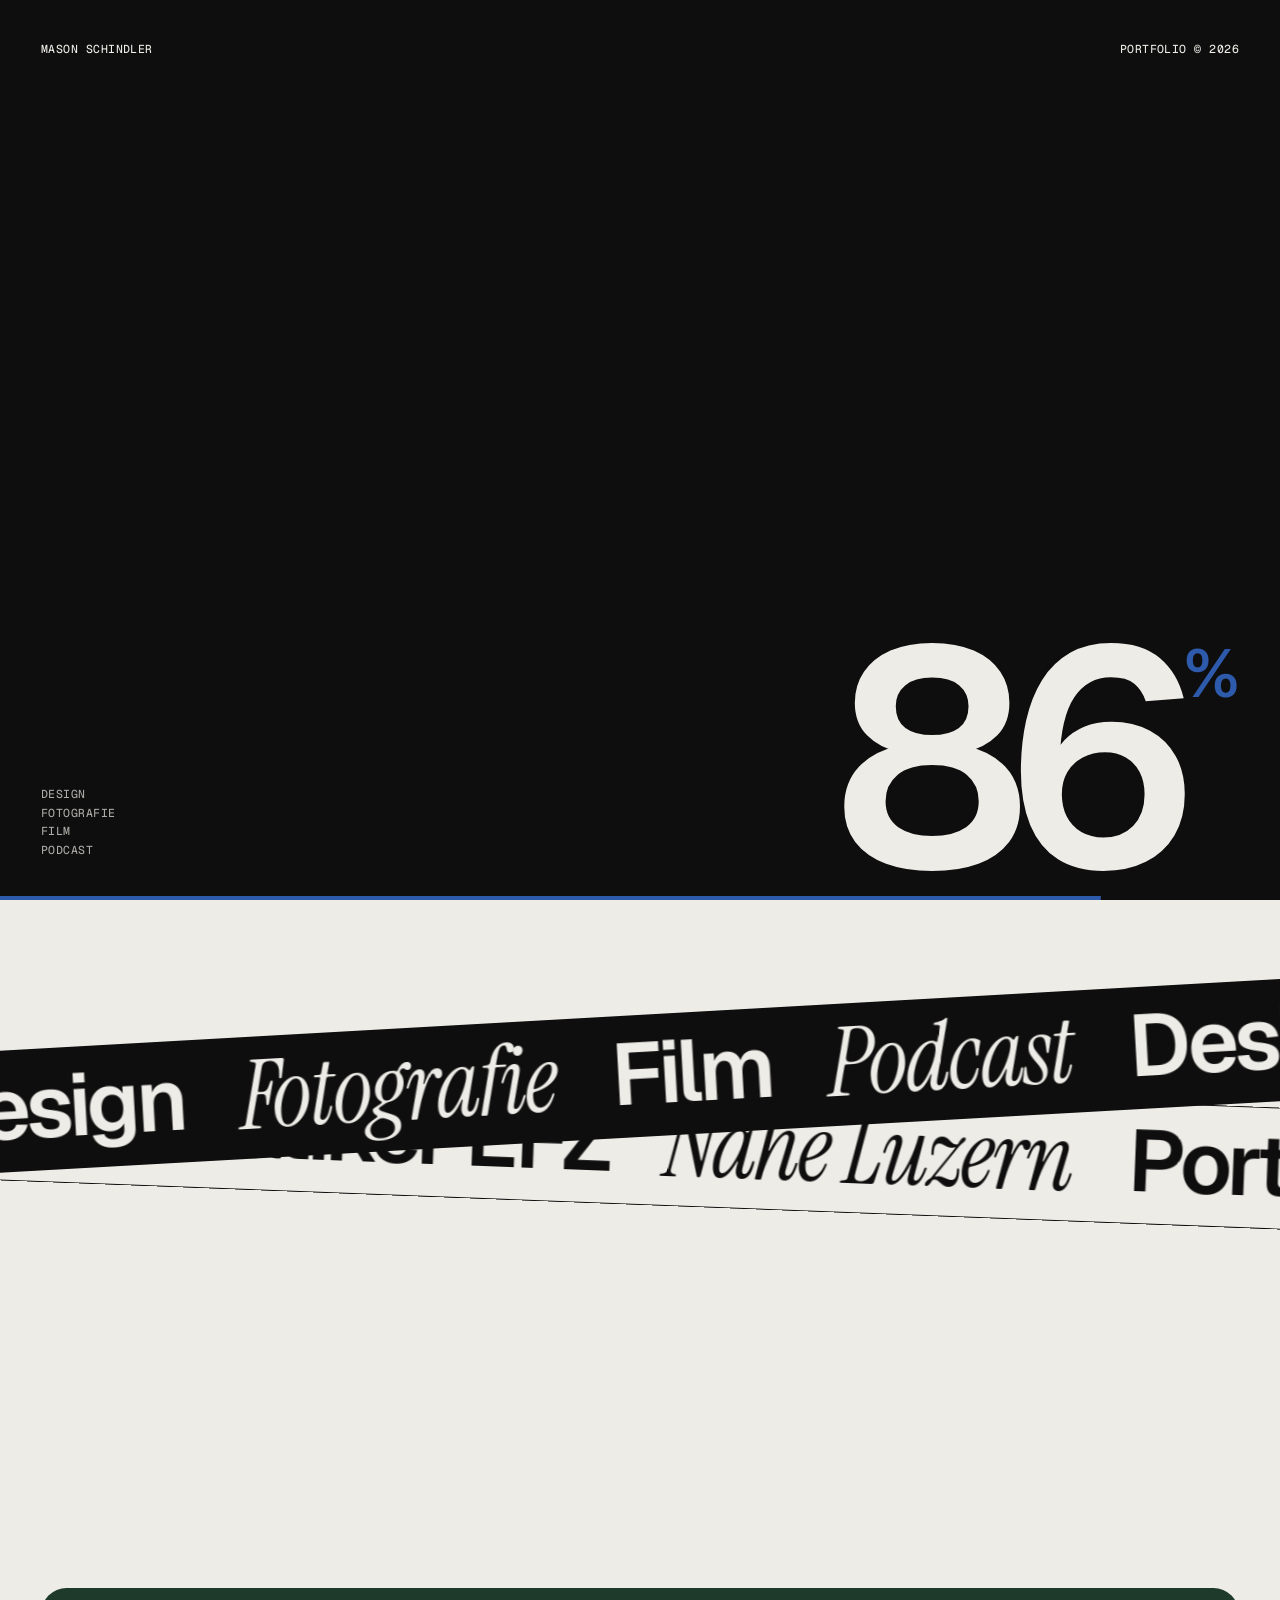
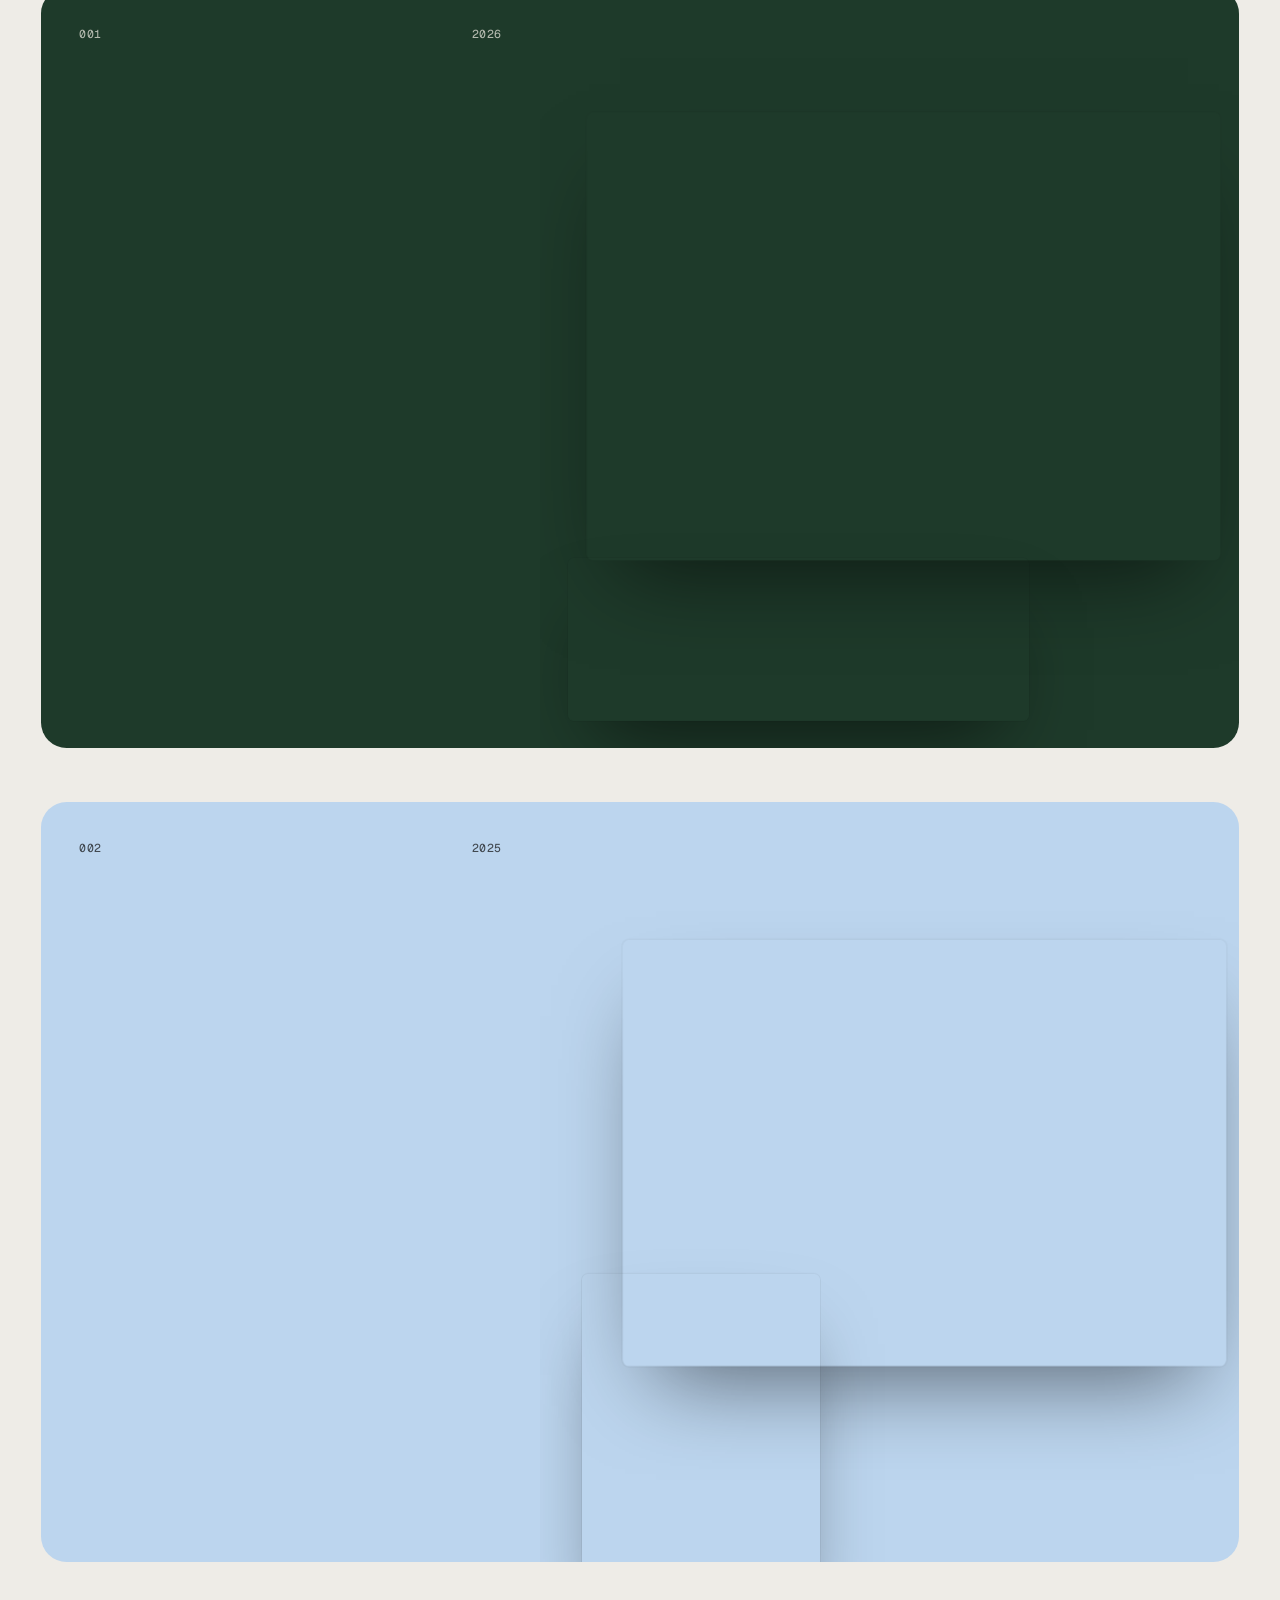
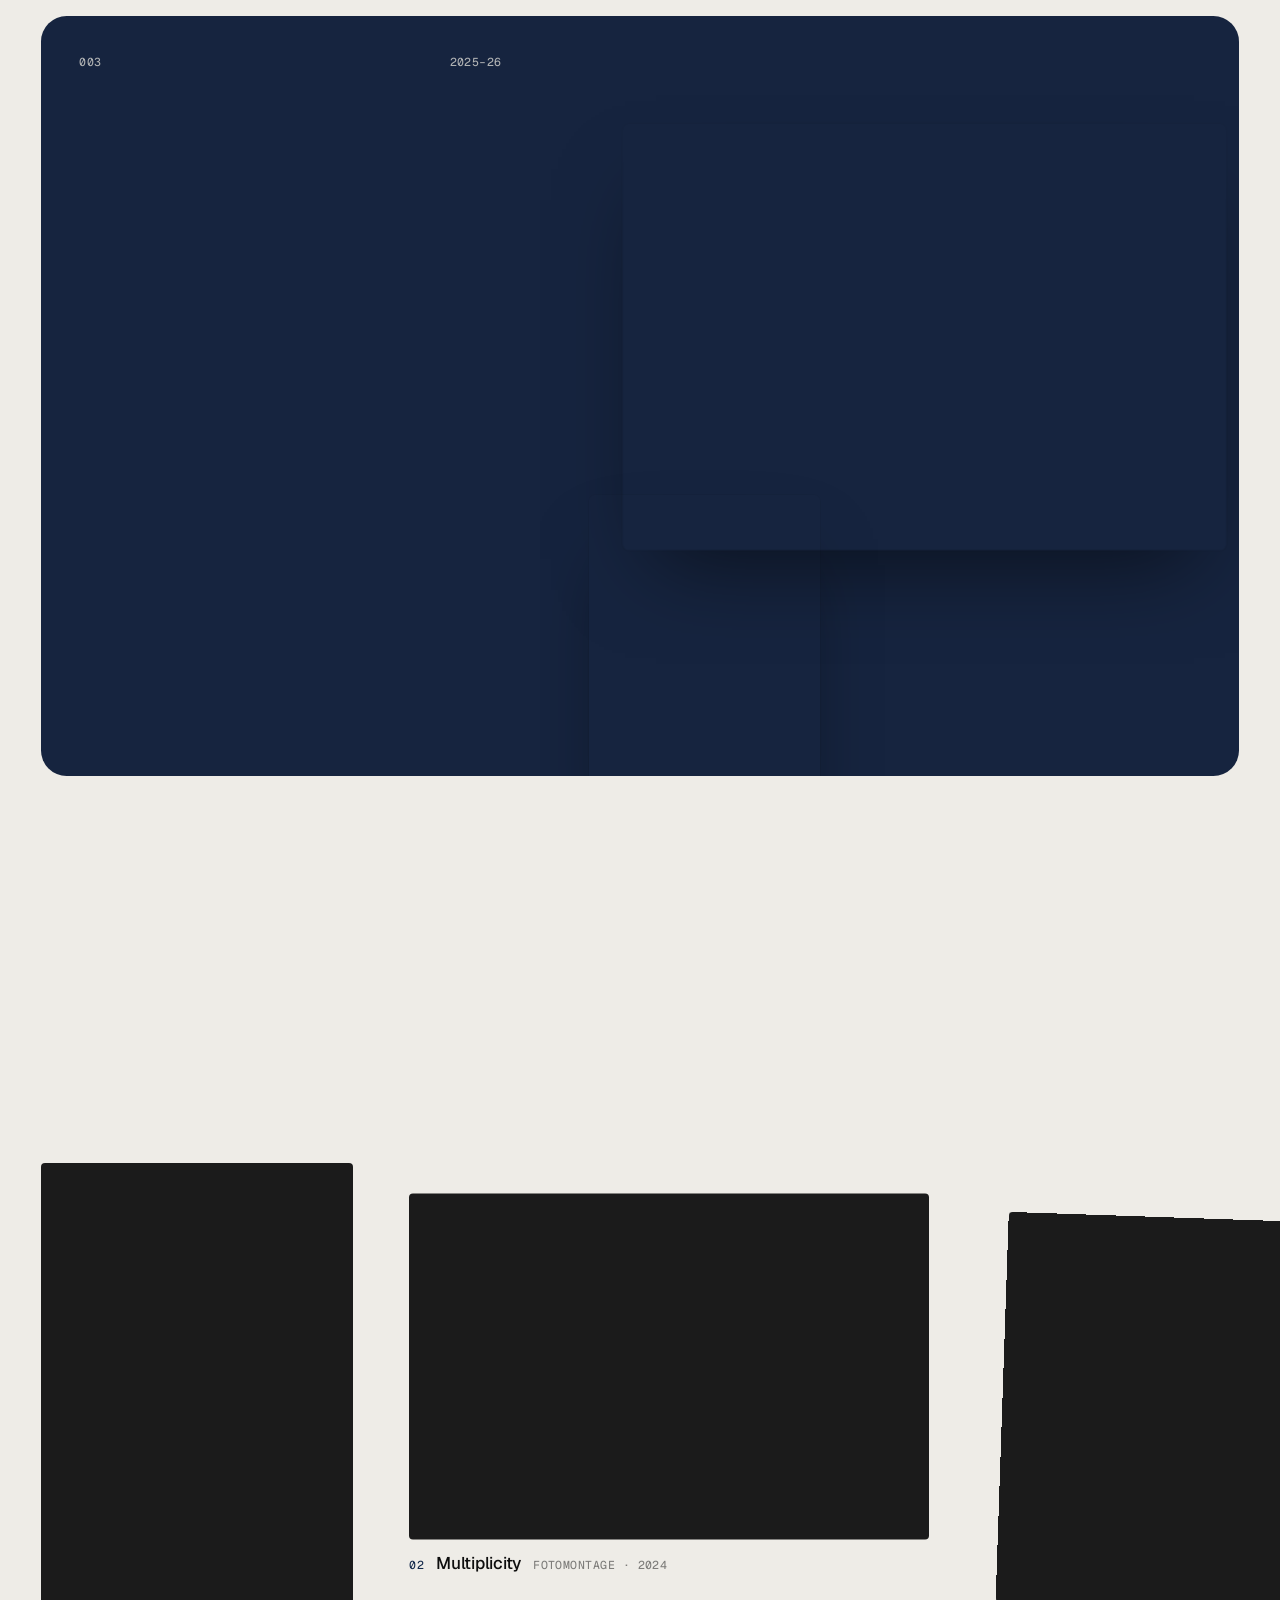
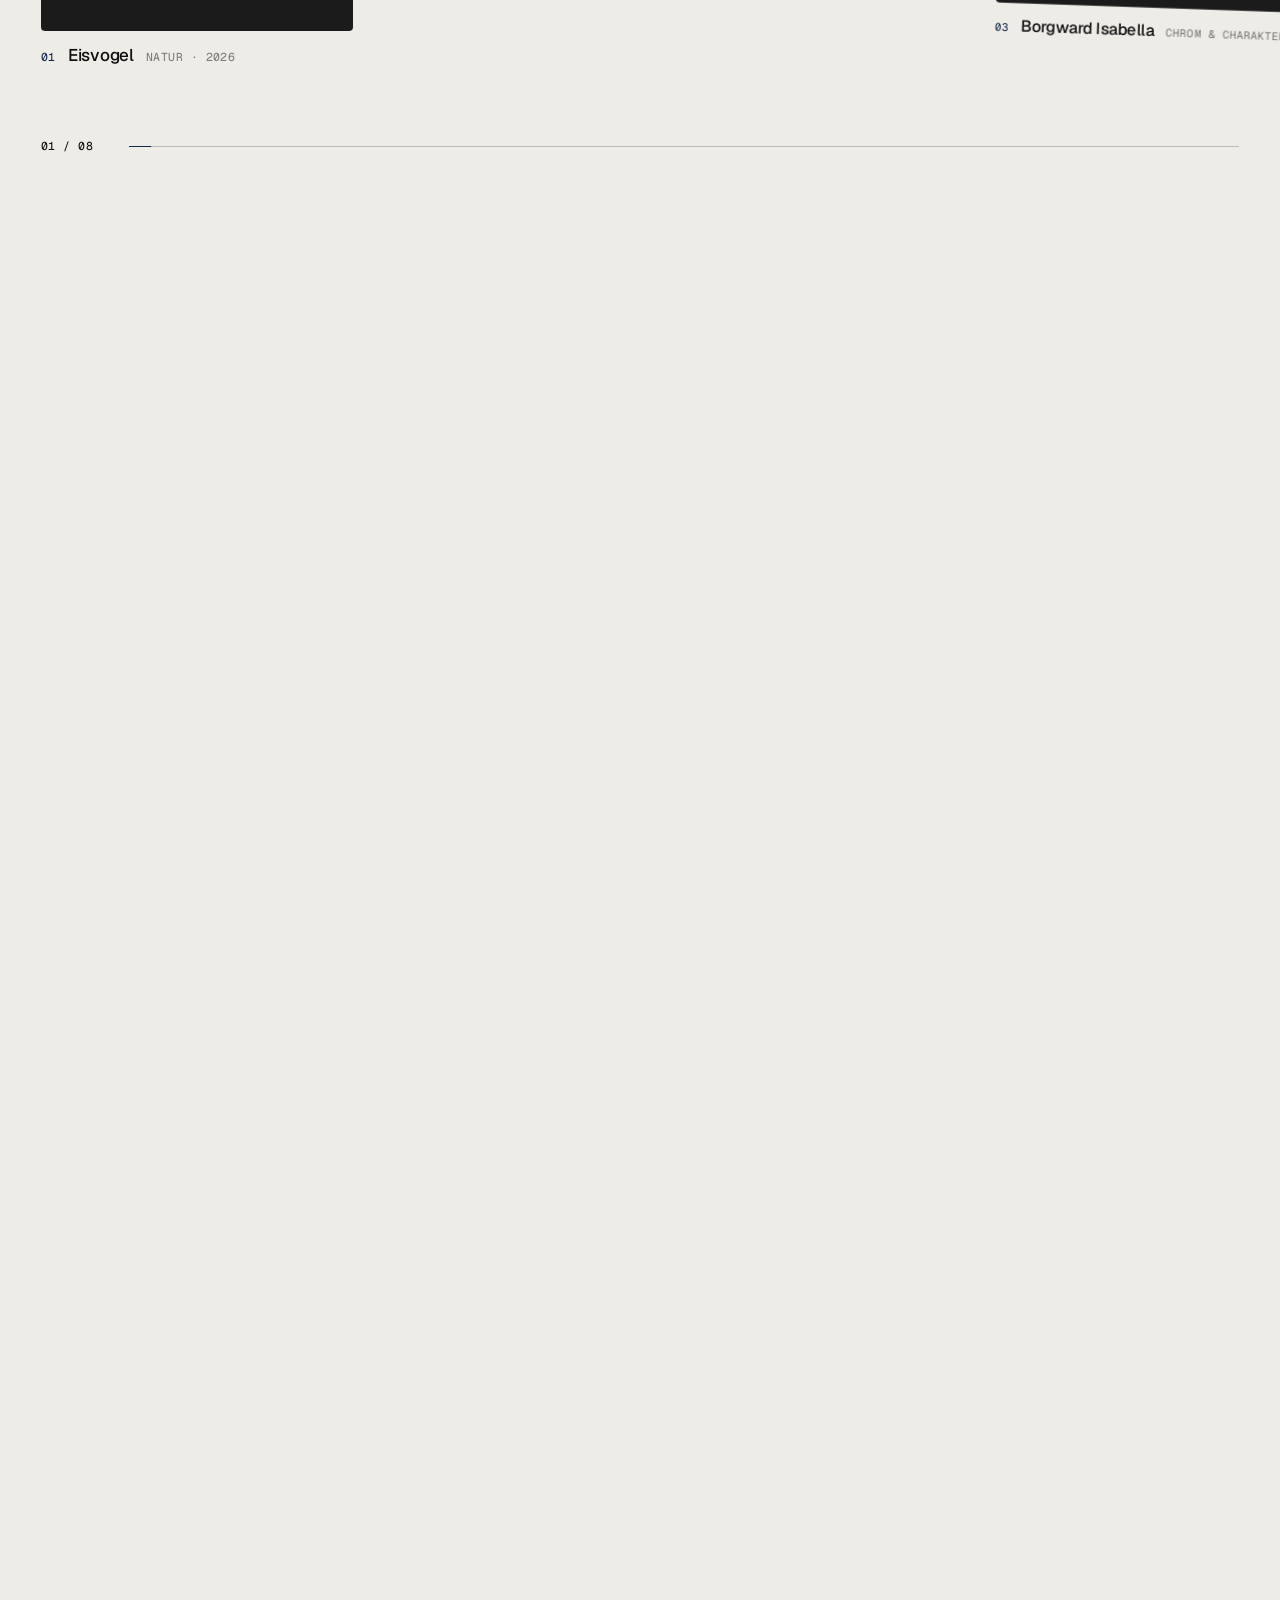
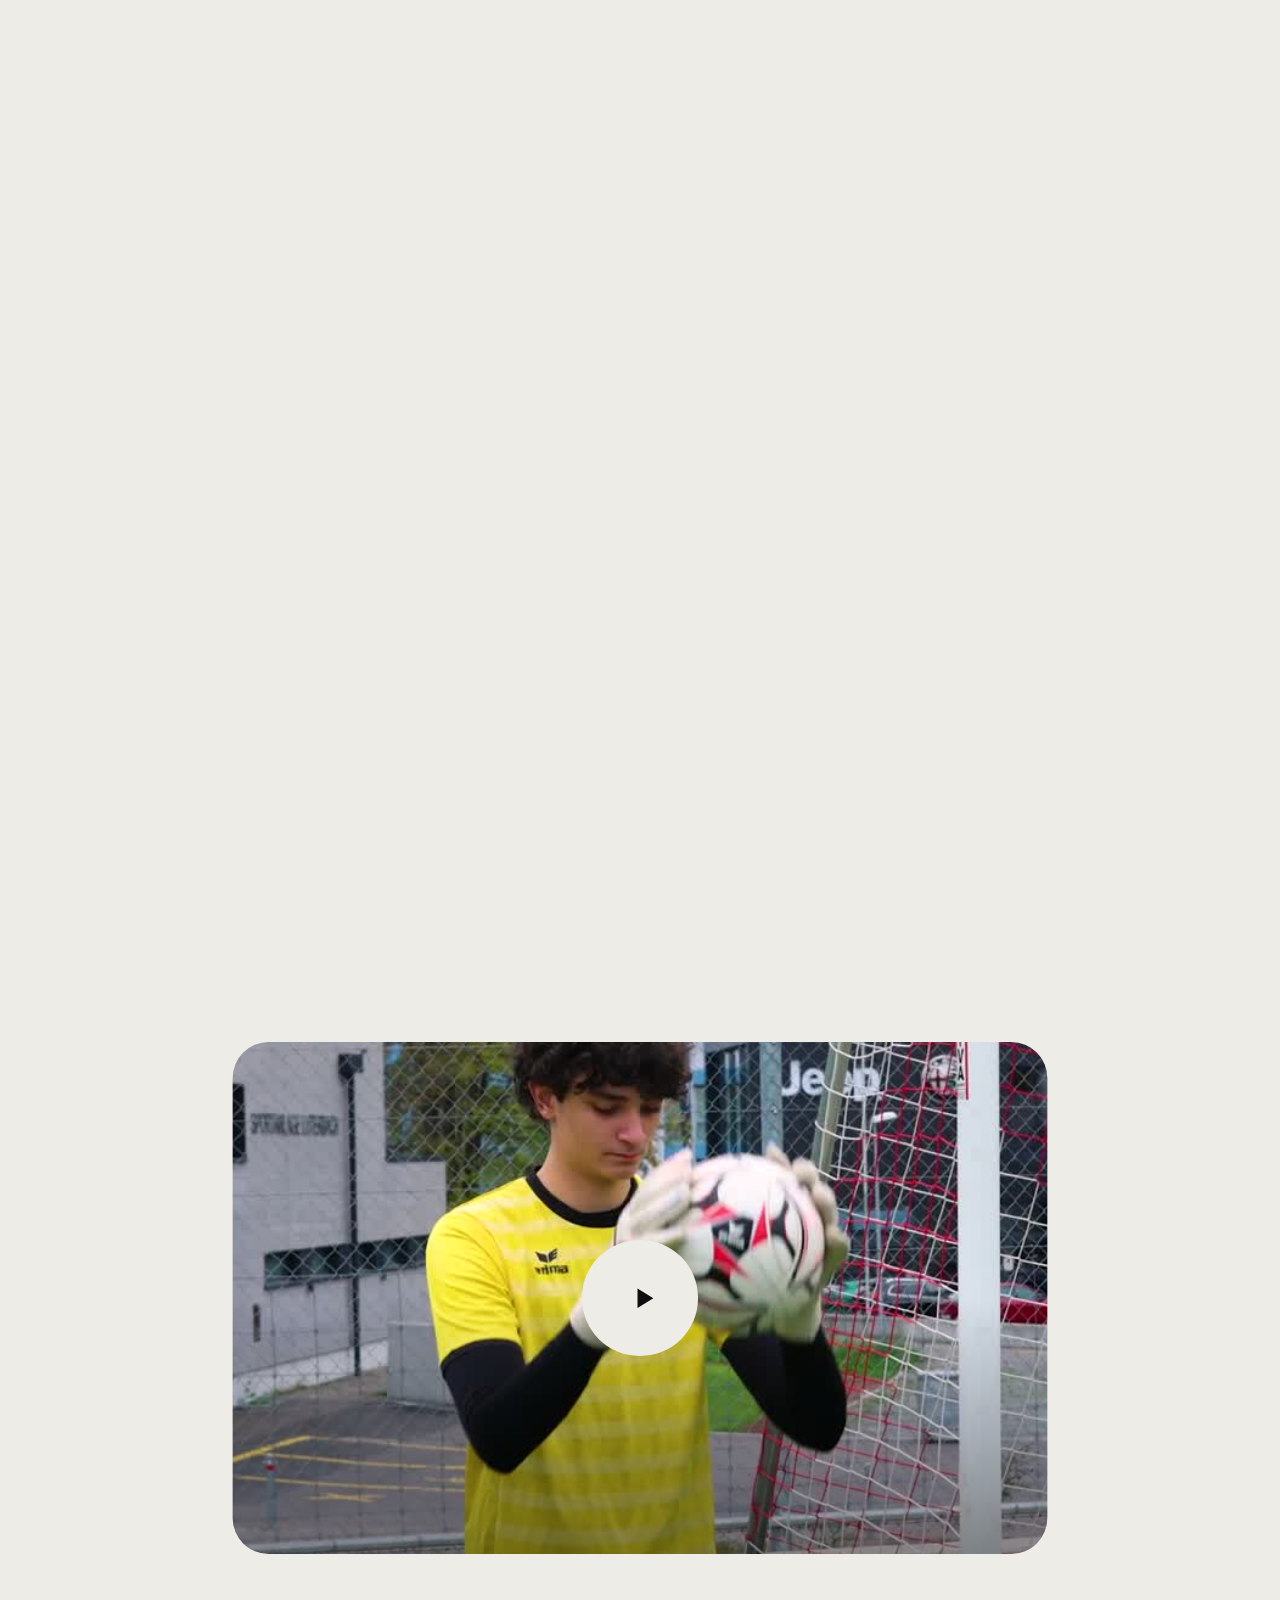
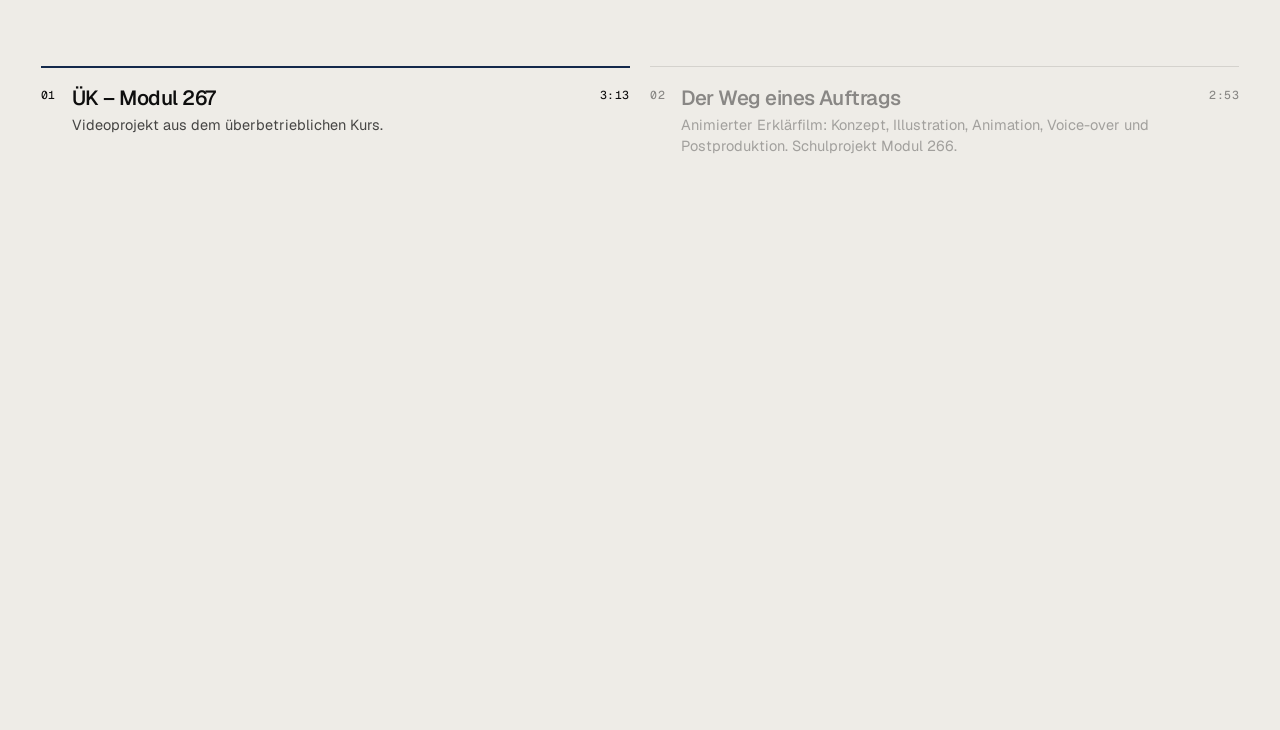
<file: neu/index.html>
<!DOCTYPE html><html lang="de-CH"><head><meta charset="utf-8"><meta name="robots" content="noindex"><meta http-equiv="refresh" content="0; url=/"><link rel="canonical" href="https://masonschindler.ch/"><title>Mason Schindler</title></head><body><a href="/">Zur Startseite</a></body></html>
</file>
<file: style.css>
/* ==========================================================================
   Mason Schindler — Portfolio 2026
   Geist / Geist Mono / Instrument Serif · GSAP + ScrollTrigger · Lenis
   ========================================================================== */

@font-face { font-family: "Geist"; src: url("fonts/geist.woff2") format("woff2"); font-weight: 100 900; font-style: normal; font-display: swap; }
@font-face { font-family: "Geist Mono"; src: url("fonts/geist-mono.woff2") format("woff2"); font-weight: 100 900; font-style: normal; font-display: swap; }
@font-face { font-family: "Instrument Serif"; src: url("fonts/instrument-serif-italic.woff2") format("woff2"); font-weight: 400; font-style: italic; font-display: swap; }

:root {
  --paper: #eeece7;
  --ink: #0e0e0e;
  --accent: #13294B;      /* AlphaTauri-Navy */
  --accent-2: #2E5AAC;    /* kräftigeres Navy für dunklen Grund */
  --bg: var(--paper);
  --fg: var(--ink);
  --hi: var(--accent);
  --hi-on: var(--paper);
  --pad: clamp(16px, 3.2vw, 56px);
  --gap: clamp(12px, 1.6vw, 28px);
  --nav-h: 68px;
  --ease: cubic-bezier(.16, 1, .3, 1);
  --sans: "Geist", ui-sans-serif, system-ui, -apple-system, "Segoe UI", Roboto, sans-serif;
  --mono: "Geist Mono", ui-monospace, "SF Mono", Menlo, Consolas, monospace;
  --serif: "Instrument Serif", "Times New Roman", Georgia, serif;
}
body[data-theme="dark"] { --bg: var(--ink); --fg: var(--paper); --hi: var(--accent-2); --hi-on: var(--paper); }
body[data-theme="accent"] { --bg: var(--accent); --fg: var(--paper); --hi: var(--accent-2); --hi-on: var(--paper); }

/* ---------- Basis ---------- */
*, *::before, *::after { box-sizing: border-box; margin: 0; padding: 0; }
html { -webkit-text-size-adjust: 100%; text-size-adjust: 100%; scroll-behavior: smooth; }
html.lenis, html.lenis body { height: auto; }
.lenis.lenis-smooth { scroll-behavior: auto !important; }
.lenis.lenis-stopped { overflow: clip; }
.lenis [data-lenis-prevent] { overscroll-behavior: contain; }
body {
  font-family: var(--sans);
  font-size: 16px;
  line-height: 1.5;
  background-color: var(--bg);
  color: var(--fg);
  -webkit-font-smoothing: antialiased;
  -moz-osx-font-smoothing: grayscale;
  text-rendering: optimizeLegibility;
  overflow-x: clip;
  transition: background-color .9s var(--ease), color .9s var(--ease);
}
body.locked { overflow: hidden; }
img, video, svg, canvas { display: block; max-width: 100%; }
img { height: auto; }
button { font: inherit; color: inherit; background: none; border: 0; cursor: pointer; text-align: inherit; letter-spacing: inherit; }
a { color: inherit; text-decoration: none; }
ul { list-style: none; }
input, textarea { font: inherit; color: inherit; }
::selection { background: var(--accent); color: var(--paper); }
:focus-visible { outline: 2px solid var(--hi); outline-offset: 3px; border-radius: 2px; }

.wrap { padding-inline: var(--pad); }
.mono { font-family: var(--mono); font-size: 11.5px; line-height: 1.4; letter-spacing: .04em; text-transform: uppercase; font-weight: 450; }
em { font-family: var(--serif); font-style: italic; font-weight: 400; letter-spacing: -.01em; }
.i { width: 1em; height: 1em; flex: none; }
.sr-only { position: absolute !important; width: 1px; height: 1px; overflow: hidden; clip: rect(0 0 0 0); clip-path: inset(50%); white-space: nowrap; }
.skip { position: fixed; left: 12px; top: 12px; z-index: 200; background: var(--ink); color: var(--paper); padding: 10px 16px; border-radius: 99px; transform: translateY(-160%); transition: transform .3s var(--ease); }
.skip:focus { transform: none; }

/* Wort-/Zeichen-Splitting */
.wm { display: inline-block; overflow: hidden; vertical-align: top; padding: .12em .04em .14em; margin: -.12em -.04em -.14em; }
.c { display: inline-block; will-change: transform; }
[data-scrub] .w { transition: none; }

/* ---------- Preloader ---------- */
.loader { display: none; }
.js .loader {
  position: fixed; inset: 0; z-index: 120;
  display: block;
  background: var(--ink); color: var(--paper);
  clip-path: inset(0 0 0 0);
  animation: ld-fail 0s 7s forwards;
}
@keyframes ld-fail { to { visibility: hidden; pointer-events: none; } }
.ld-inner { position: absolute; inset: 0; padding: var(--pad); display: flex; flex-direction: column; justify-content: space-between; }
.ld-top { display: flex; justify-content: space-between; opacity: .7; }
.ld-bottom { display: flex; align-items: flex-end; justify-content: space-between; gap: 24px; }
.ld-word { opacity: .7; line-height: 1.6; }
.ld-num { display: flex; align-items: flex-start; font-size: clamp(110px, 24vw, 380px); font-weight: 600; line-height: .74; letter-spacing: -.07em; font-variant-numeric: tabular-nums; margin-bottom: -.04em; }
.ld-num small { font-size: .22em; letter-spacing: 0; margin: .06em 0 0 .1em; color: var(--accent-2); }
.ld-bar { position: absolute; left: 0; right: 0; bottom: 0; height: 4px; }
.ld-bar i { display: block; height: 100%; background: var(--accent-2); transform-origin: 0 50%; transform: scaleX(0); }

/* ---------- Cursor ---------- */
.cursor { display: none; }
.has-cursor .cursor { display: block; position: fixed; left: 0; top: 0; z-index: 110; pointer-events: none; }
.has-cursor, .has-cursor a, .has-cursor button, .has-cursor label { cursor: none; }
.has-cursor input, .has-cursor textarea { cursor: text; }
.has-cursor input[type="range"], .has-cursor input[type="radio"] + span { cursor: none; }
.has-cursor dialog, .has-cursor dialog * { cursor: auto; }
.has-cursor dialog :is(a, button, label) { cursor: pointer; }
.cur-dot, .cur-ring { position: fixed; left: 0; top: 0; border-radius: 50%; opacity: 0; transition: opacity .3s; }
.cursor.on .cur-dot, .cursor.on .cur-ring { opacity: 1; }
.cur-dot { width: 8px; height: 8px; margin: -4px 0 0 -4px; background: var(--hi); }
.cur-ring {
  width: 40px; height: 40px; margin: -20px 0 0 -20px;
  border: 1px solid color-mix(in srgb, var(--fg) 45%, transparent);
  display: grid; place-items: center;
  transition: opacity .3s, width .5s var(--ease), height .5s var(--ease), margin .5s var(--ease), background-color .4s, border-color .4s;
}
.cursor.is-link .cur-ring { width: 64px; height: 64px; margin: -32px 0 0 -32px; border-color: transparent; background: color-mix(in srgb, var(--fg) 12%, transparent); }
.cursor.is-label .cur-ring { width: 108px; height: 108px; margin: -54px 0 0 -54px; border-color: transparent; background: var(--hi); }
.cursor.is-label .cur-dot { opacity: 0; }
.cur-label { font-family: var(--mono); font-size: 11px; letter-spacing: .06em; text-transform: uppercase; color: var(--hi-on); opacity: 0; transform: scale(.6); transition: opacity .3s, transform .5s var(--ease); }
.cursor.is-label .cur-label { opacity: 1; transform: none; }

/* ---------- Navigation ---------- */
.nav {
  position: fixed; inset: 0 0 auto; z-index: 60;
  height: var(--nav-h);
  display: flex; align-items: center; gap: clamp(16px, 2.4vw, 40px);
  padding-inline: var(--pad);
  color: var(--fg);
  transition: transform .7s var(--ease), color .9s var(--ease), background-color .9s var(--ease), -webkit-backdrop-filter .4s, backdrop-filter .4s;
}
.nav.scrolled { background-color: color-mix(in srgb, var(--bg) 78%, transparent); -webkit-backdrop-filter: blur(14px) saturate(1.4); backdrop-filter: blur(14px) saturate(1.4); }
.nav.hide { transform: translateY(-110%); }
.brand { display: inline-flex; align-items: center; gap: 10px; font-weight: 600; letter-spacing: -.02em; font-size: 16px; white-space: nowrap; }
.brand-dot { width: 10px; height: 10px; border-radius: 50%; background: var(--hi); transition: transform .5s var(--ease); }
.brand:hover .brand-dot { transform: scale(1.5); }
.nav-meta { display: flex; gap: 28px; margin-right: auto; opacity: .6; white-space: nowrap; }
.nav-meta time { font-variant-numeric: tabular-nums; }
.nav-links { display: flex; gap: clamp(14px, 1.8vw, 28px); font-size: 15px; font-weight: 500; }
.nav-cta { display: inline-flex; align-items: center; height: 40px; padding: 0 18px; border-radius: 99px; background: var(--fg); color: var(--bg); font-weight: 500; font-size: 15px; transition: background-color .9s var(--ease), color .9s var(--ease); }
.nav-menu { display: none; align-items: center; gap: 10px; height: 40px; padding: 0 16px; border-radius: 99px; border: 1px solid color-mix(in srgb, currentColor 30%, transparent); font-weight: 500; font-size: 15px; }
.nav-menu i { width: 8px; height: 8px; border-radius: 50%; background: var(--hi); }

/* Text-Rolle beim Hover */
.roll { display: inline-flex; overflow: hidden; line-height: 1.3; height: 1.3em; vertical-align: top; }
.roll > span { display: inline-block; position: relative; transition: transform .6s var(--ease); }
.roll > span::after { content: attr(data-t); position: absolute; left: 0; top: 100%; white-space: nowrap; }
a:hover > .roll > span, .roll:hover > span, .roll:focus-visible > span, a:focus-visible > .roll > span { transform: translateY(-100%); }

/* ---------- Hero ---------- */
.hero {
  position: relative;
  min-height: 100vh; min-height: 100svh;
  display: flex; flex-direction: column; justify-content: space-between; gap: 32px;
  padding: calc(var(--nav-h) + clamp(20px, 5vh, 64px)) var(--pad) clamp(10px, 1.6vw, 24px);
  overflow: clip;
}
.hero-trail { position: absolute; inset: 0; z-index: 0; pointer-events: none; overflow: hidden; }
.trail-img { position: absolute; left: 0; top: 0; width: var(--w, 16vw); max-width: none; height: auto; aspect-ratio: var(--r, 3/2); object-fit: cover; opacity: 0; will-change: transform, opacity; border-radius: 3px; }
.hero-top { position: relative; display: flex; justify-content: space-between; align-items: flex-start; gap: 24px; }
.hero-intro { max-width: 22em; font-size: clamp(19px, 1.75vw, 28px); line-height: 1.18; letter-spacing: -.02em; font-weight: 450; }
.hero-hint { opacity: .55; white-space: nowrap; }
.hint-touch { display: none; }
@media (hover: none) { .hint-fine { display: none; } .hint-touch { display: inline; } }

.hero-bottom { position: relative; }
.hero-name {
  font-size: 18.2vw;
  font-weight: 650;
  text-transform: uppercase;
  letter-spacing: -.065em;
  line-height: .8;
  color: var(--paper);
  mix-blend-mode: difference;
  margin-left: -.035em;
}
.hn { display: block; overflow: hidden; padding: .06em 0 .02em; margin-bottom: -.03em; }
@supports (overflow: clip) { .hn { overflow: visible; overflow-y: clip; } }
.hn-in { display: inline-block; white-space: nowrap; }
.snake-r { display: inline-block; font: inherit; color: inherit; letter-spacing: inherit; line-height: inherit; text-transform: inherit; transition: transform .6s var(--ease); transform-origin: 50% 90%; }
.snake-r:hover, .snake-r:focus-visible { transform: rotate(-9deg) translateY(-.04em); }

.hero-meta {
  position: absolute; right: 0; top: 0; z-index: 3;
  height: calc(var(--hero-fs, 18.2vw) * .82);
  width: 30%;
  display: flex; align-items: center; justify-content: space-between; gap: 24px;
}
.rotator { font-size: clamp(16px, 1.6vw, 27px); line-height: 1.1; letter-spacing: -.02em; font-weight: 450; }
.rot { display: inline-grid; overflow: hidden; vertical-align: bottom; padding: 0 .08em .1em 0; margin-bottom: -.1em; }
.rot > em { grid-area: 1 / 1; font-size: 1.22em; line-height: 1; color: var(--hi); }
.js .rot > em:not(:first-child) { transform: translateY(110%); }

.badge { position: relative; flex: none; width: clamp(96px, 8.4vw, 132px); aspect-ratio: 1; display: grid; place-items: center; border-radius: 50%; }
.badge-ring { position: absolute; inset: 0; width: 100%; height: 100%; transition: transform 1.6s var(--ease); }
.badge:hover .badge-ring { transform: rotate(120deg); }
.badge-ring text { font-family: var(--mono); font-size: 10.5px; letter-spacing: .1em; text-transform: uppercase; fill: currentColor; }
.badge-arrow { width: 26px; height: 26px; transition: transform .6s var(--ease); }
.badge::before { content: ""; position: absolute; inset: 24%; border-radius: 50%; background: var(--hi); transform: scale(0); transition: transform .6s var(--ease); }
.badge:hover::before { transform: scale(1); }
.badge:hover .badge-arrow { transform: translateY(4px); color: var(--hi-on); }
.badge-arrow { position: relative; }
@keyframes spin { to { transform: rotate(360deg); } }

/* ---------- Laufbänder ---------- */
.bands { position: relative; padding-block: clamp(56px, 9vw, 140px) clamp(24px, 4vw, 60px); overflow: clip; }
.band { width: 112%; margin-left: -6%; white-space: nowrap; overflow: hidden; font-size: clamp(40px, 6.8vw, 112px); font-weight: 600; letter-spacing: -.045em; line-height: 1; padding-block: .14em .18em; }
.band-a { position: relative; z-index: 2; background: var(--ink); color: var(--paper); transform: rotate(-3.2deg); }
.band-b { background: var(--paper); color: var(--ink); box-shadow: inset 0 1px 0 var(--ink), inset 0 -1px 0 var(--ink); transform: rotate(2.2deg); margin-top: -.62em; }
.band-track { display: inline-flex; align-items: center; gap: .32em; padding-right: .32em; will-change: transform; }
.band em { font-weight: 400; letter-spacing: -.02em; font-size: 1.08em; }
.band .star { width: .5em; height: .5em; }

/* ---------- Abschnitts-Elemente ---------- */
.sec-label { display: flex; gap: 14px; opacity: .6; margin-bottom: clamp(20px, 2.4vw, 36px); }
.big-title { font-size: clamp(60px, 13.4vw, 236px); font-weight: 600; letter-spacing: -.065em; line-height: .84; margin-left: -.04em; }
.big-title em { letter-spacing: -.035em; font-size: 1.04em; }
.huge-title { font-size: clamp(76px, 19vw, 340px); font-weight: 600; letter-spacing: -.07em; line-height: .8; margin-left: -.05em; }
.huge-title em { letter-spacing: -.04em; }

.btn {
  position: relative; overflow: hidden; isolation: isolate;
  display: inline-flex; align-items: center; gap: 12px; align-self: flex-start;
  height: 52px; padding: 0 24px; border-radius: 99px;
  background: currentColor; font-weight: 500; font-size: 16px; white-space: nowrap;
}
.btn > span, .btn > .i { color: var(--btn-fg, var(--paper)); position: relative; z-index: 1; transition: color .5s var(--ease); }
.btn > .i { width: 18px; height: 18px; transition: transform .6s var(--ease), color .5s var(--ease); }
.btn::before { content: ""; position: absolute; inset: 0; z-index: 0; background: var(--hi); border-radius: inherit; transform: translateY(101%); transition: transform .6s var(--ease); }
.btn:hover::before, .btn:focus-visible::before { transform: none; }
.btn:hover > span, .btn:hover > .i { color: var(--hi-on); }
.btn:hover > .i { transform: rotate(45deg); }
.btn-line { background: transparent; border: 1px solid color-mix(in srgb, currentColor 35%, transparent); }
.btn-line > span, .btn-line > .i { color: inherit; }

/* ---------- Über mich ---------- */
.about { display: grid; grid-template-columns: repeat(12, minmax(0, 1fr)); column-gap: var(--gap); padding-block: clamp(80px, 12vw, 200px) clamp(80px, 12vw, 200px); }
.about .sec-label { grid-column: 1 / 4; padding-top: .9em; }
.me { padding-block: 0 clamp(90px, 11vw, 180px); }
.me-title { margin-bottom: clamp(36px, 5vw, 72px); }
.me-grid { display: grid; grid-template-columns: auto minmax(0, 1fr); column-gap: clamp(24px, 4vw, 72px); align-items: start; }
.about-photo { width: clamp(110px, 11vw, 160px); }
.bio { border-top: 1px solid color-mix(in srgb, currentColor 18%, transparent); max-width: 760px; }
.bio > div { display: grid; grid-template-columns: 120px minmax(0, 1fr); gap: 16px; align-items: baseline; padding: 14px 0; border-bottom: 1px solid color-mix(in srgb, currentColor 18%, transparent); }
.bio dt { opacity: .55; }
.bio dd { font-size: clamp(17px, 1.5vw, 22px); font-weight: 500; letter-spacing: -.02em; line-height: 1.3; }
.bio small { font-size: .72em; font-weight: 400; opacity: .6; margin-left: 6px; }
.ap-frame { display: block; aspect-ratio: 2 / 3; overflow: hidden; border-radius: 6px; background: #dcd9d2; }
.ap-frame img { width: 100%; height: 100%; object-fit: cover; transition: transform 1.2s var(--ease); }
.about-photo:hover .ap-frame img { transform: scale(1.04); }
.about-photo figcaption { display: flex; justify-content: space-between; gap: 8px; margin-top: 10px; opacity: .55; font-size: 10.5px; }
.about-text { grid-column: 4 / -1; font-size: clamp(30px, 4.3vw, 76px); line-height: 1.02; letter-spacing: -.045em; font-weight: 500; text-wrap: pretty; }
.about-text em { letter-spacing: -.02em; }
.facts { grid-column: 4 / -1; display: grid; grid-template-columns: repeat(4, minmax(0, 1fr)); gap: var(--gap); margin-top: clamp(56px, 7vw, 110px); }
.facts > div { border-top: 1px solid color-mix(in srgb, currentColor 22%, transparent); padding-top: 16px; }
.facts dt { opacity: .55; margin-bottom: 10px; }
.facts dd { font-size: clamp(17px, 1.4vw, 21px); line-height: 1.3; letter-spacing: -.015em; font-weight: 500; }

/* ---------- Arbeiten ---------- */
.work { padding-bottom: clamp(60px, 8vw, 120px); }
.sec-head { display: grid; grid-template-columns: repeat(12, minmax(0, 1fr)); column-gap: var(--gap); align-items: end; padding-block: clamp(40px, 6vw, 100px) clamp(36px, 5vw, 80px); }
.sec-head .sec-label { grid-column: 1 / -1; }
.sec-head .big-title { grid-column: 1 / 9; }
.sec-sub { grid-column: 9 / -1; font-size: clamp(16px, 1.3vw, 20px); line-height: 1.35; max-width: 26em; padding-bottom: .6em; opacity: .75; }

.cards { position: relative; }
.card {
  --top: calc(var(--nav-h) + 10px + var(--i) * 16px);
  position: sticky; top: var(--top);
  height: calc(100vh - var(--nav-h) - 72px); height: calc(100svh - var(--nav-h) - 72px);
  min-height: 520px; max-height: 860px;
  margin-bottom: clamp(32px, 6vh, 72px);
}
.card:last-child { margin-bottom: 0; }
.card-inner {
  position: relative; height: 100%;
  display: grid; grid-template-columns: minmax(0, 5fr) minmax(0, 7fr);
  border-radius: clamp(18px, 2vw, 32px);
  background: var(--c-bg); color: var(--c-fg);
  overflow: hidden;
  transform-origin: 50% 0;
  will-change: transform;
}
.card-shade { position: absolute; inset: 0; border-radius: clamp(18px, 2vw, 32px); background: #000; opacity: 0; pointer-events: none; transform-origin: 50% 0; }
.card-info { position: relative; z-index: 2; padding: clamp(22px, 3vw, 52px); display: flex; flex-direction: column; justify-content: space-between; gap: 24px; }
.card-top { display: flex; justify-content: space-between; opacity: .7; }
.card-title { font-size: clamp(42px, 5.4vw, 98px); font-weight: 600; letter-spacing: -.055em; line-height: .88; margin: 0 0 22px -.03em; }
.card-title em { display: block; letter-spacing: -.03em; font-size: 1.02em; }
.card-tags { opacity: .7; margin-bottom: 18px; }
.card-desc { max-width: 26em; font-size: clamp(15px, 1.15vw, 18px); line-height: 1.45; opacity: .85; }
.card .btn { --btn-fg: var(--c-bg); color: var(--c-fg); }
.card-media { position: relative; display: block; width: 100%; height: 100%; overflow: hidden; }
.cm { position: absolute; display: block; overflow: hidden; border-radius: 6px; box-shadow: 0 40px 80px -30px rgba(0, 0, 0, .55), 0 0 0 1px rgba(0, 0, 0, .05); will-change: transform; }
.cm img { width: 100%; height: 100%; object-fit: cover; transition: transform 1.2s var(--ease); }
.card-media:hover .cm-main img { transform: scale(1.04); }
.cm-shift .cm-main { width: 84%; aspect-ratio: 2200 / 1556; right: 6%; top: 12%; }
.cm-shift .cm-sub { width: 66%; aspect-ratio: 2200 / 778; left: 4%; bottom: 10%; }
.cm-ew .cm-main { width: 80%; aspect-ratio: 2200 / 1556; right: 5%; top: 14%; }
.cm-ew .cm-sub { width: 34%; aspect-ratio: 1556 / 2200; left: 6%; bottom: 7%; }
.cm-lu .cm-main { width: 80%; aspect-ratio: 2200 / 1556; right: 5%; top: 10%; }
.cm-lu .cm-sub { width: 33%; aspect-ratio: 1508 / 2200; left: 7%; bottom: 6%; }

/* ---------- Fotografie ---------- */
.photos { --ph-max: min(52vh, 560px); position: relative; }
.ph-pin { position: relative; display: flex; flex-direction: column; padding-top: calc(var(--nav-h) + 16px); }
.ph-head { display: flex; justify-content: space-between; align-items: flex-end; gap: 32px; }
.ph-head .big-title { font-size: clamp(60px, 10vw, 180px); }
.ph-text { max-width: 22em; font-size: clamp(16px, 1.25vw, 19px); line-height: 1.4; opacity: .7; padding-bottom: .5em; }
.ph-track {
  display: flex; align-items: center; gap: clamp(28px, 4.4vw, 84px);
  padding: clamp(28px, 4vh, 56px) var(--pad);
  width: max-content;
  outline-offset: -4px;
}
.ph { flex: none; display: flex; flex-direction: column; gap: 12px; text-align: left; transform: translateY(calc(var(--dy, 0) * 3.4vh)); }
.ph-frame { display: block; overflow: hidden; height: calc(var(--h) * var(--ph-max)); aspect-ratio: var(--r); background: #1b1b1b; border-radius: 4px; }
.ph-frame img { width: 118%; max-width: none; height: 100%; margin-left: -9%; object-fit: cover; transition: transform 1.2s var(--ease), filter .8s; }
.ph:hover .ph-frame img { transform: scale(1.05); }
.ph-cap { display: flex; align-items: baseline; gap: 12px; }
.ph-cap b { font-weight: 500; font-size: 17px; letter-spacing: -.015em; }
.ph-n { color: var(--hi); }
.ph-sub { opacity: .5; margin-left: auto; }
.ph-exif { opacity: 0; transform: translateY(-6px); transition: opacity .4s, transform .5s var(--ease); font-size: 10.5px; }
.ph:hover .ph-exif, .ph:focus-visible .ph-exif { opacity: .55; transform: none; }
@media (hover: none) { .ph-exif { opacity: .5; transform: none; } }
.ph-foot { display: flex; align-items: center; gap: 24px; padding-bottom: 24px; }
.ph-foot > span:first-child { font-variant-numeric: tabular-nums; min-width: 64px; }
.ph-bar { flex: 1; height: 1px; background: color-mix(in srgb, currentColor 22%, transparent); position: relative; overflow: hidden; }
.ph-bar b { position: absolute; inset: 0; background: var(--hi); transform-origin: 0 50%; transform: scaleX(.125); }
.ph-ctrl { display: flex; gap: 8px; }
.ph-ctrl button { width: 44px; height: 44px; border-radius: 50%; display: grid; place-items: center; border: 1px solid color-mix(in srgb, currentColor 30%, transparent); transition: background-color .4s, color .4s; }
.ph-ctrl button:hover { background: var(--fg); color: var(--bg); }
.ph-ctrl .i { width: 18px; height: 18px; }

/* Desktop: gepinnte horizontale Strecke */
.is-pinned .ph-pin { height: 100vh; height: 100svh; overflow: hidden; }
.is-pinned .ph-track { flex: 1; min-height: 0; }
.is-pinned .ph-ctrl { display: none; }
/* Sonst: seitlich wischbar */
.photos:not(.is-pinned) .ph-track { width: auto; overflow-x: auto; scroll-snap-type: x mandatory; scrollbar-width: none; -webkit-overflow-scrolling: touch; overscroll-behavior-x: contain; }
.photos:not(.is-pinned) .ph-track::-webkit-scrollbar { display: none; }
.photos:not(.is-pinned) .ph { scroll-snap-align: center; transform: none; }
.photos:not(.is-pinned) .ph-frame img { width: 100%; margin-left: 0; }

/* ---------- Film ---------- */
.film { padding-block: clamp(24px, 3vw, 48px) clamp(80px, 10vw, 160px); }
.film .sec-head .big-title { grid-column: 1 / -1; }
.screen { position: relative; aspect-ratio: 16 / 9; max-height: 84vh; margin-inline: auto; overflow: hidden; background: #000; border-radius: clamp(10px, 1.2vw, 20px); }
.screen video { width: 100%; height: 100%; object-fit: cover; background: #000; }
.screen.playing video { object-fit: contain; }
.screen-play { position: absolute; inset: 0; display: flex; align-items: flex-end; justify-content: space-between; padding: clamp(16px, 2.4vw, 40px); color: var(--paper); background: linear-gradient(180deg, transparent 50%, rgba(0, 0, 0, .55)); transition: opacity .5s; }
.screen.playing .screen-play { opacity: 0; pointer-events: none; }
.sp-btn { position: absolute; left: 50%; top: 50%; width: clamp(84px, 9vw, 140px); aspect-ratio: 1; margin: calc(clamp(84px, 9vw, 140px) / -2) 0 0 calc(clamp(84px, 9vw, 140px) / -2); border-radius: 50%; display: grid; place-items: center; background: var(--paper); color: var(--ink); transition: transform .6s var(--ease), background-color .4s; }
.sp-btn .i { width: 30%; height: 30%; margin-left: 6%; }
.screen-play:hover .sp-btn { transform: scale(1.12); background: var(--accent-2); }
.sp-title { display: flex; flex-direction: column; gap: 6px; }
.sp-title strong { font-size: clamp(22px, 2.6vw, 42px); font-weight: 550; letter-spacing: -.035em; line-height: 1; }
.reels { display: grid; grid-template-columns: repeat(2, minmax(0, 1fr)); gap: var(--gap); margin-top: clamp(20px, 2.4vw, 36px); }
.reel { display: grid; grid-template-columns: auto 1fr auto; gap: 16px; align-items: start; padding: 20px 0 8px; border-top: 1px solid color-mix(in srgb, currentColor 25%, transparent); opacity: .45; transition: opacity .5s; position: relative; }
.reel::before { content: ""; position: absolute; left: 0; right: 0; top: -1px; height: 2px; background: var(--hi); transform: scaleX(0); transform-origin: 0 50%; transition: transform .8s var(--ease); }
.reel[aria-selected="true"] { opacity: 1; }
.reel[aria-selected="true"]::before { transform: none; }
.reel:hover { opacity: 1; }
.reel-body { display: flex; flex-direction: column; gap: 6px; }
.reel strong { font-size: clamp(18px, 1.6vw, 24px); font-weight: 550; letter-spacing: -.025em; line-height: 1.1; }
.reel small { font-size: 14.5px; line-height: 1.4; opacity: .75; max-width: 34em; }

/* ---------- Podcast ---------- */
.pod { padding-block: clamp(90px, 11vw, 180px); }
.pod-grid { display: grid; grid-template-columns: minmax(0, 6fr) minmax(0, 6fr); gap: clamp(32px, 5vw, 96px); align-items: end; }
.pod-text { font-size: clamp(18px, 1.6vw, 24px); line-height: 1.3; letter-spacing: -.015em; max-width: 22em; margin-top: clamp(24px, 3vw, 44px); }
.player { background: var(--ink); color: var(--paper); border-radius: clamp(18px, 2vw, 30px); padding: clamp(22px, 2.6vw, 40px); box-shadow: 0 50px 90px -40px rgba(0, 0, 0, .55); }
.pl-top { display: flex; justify-content: space-between; opacity: .75; }
.pl-live { display: inline-flex; align-items: center; gap: 8px; }
.pl-live i { width: 8px; height: 8px; border-radius: 50%; background: #5b5b5b; transition: background-color .3s; }
.player.playing .pl-live i { background: var(--accent-2); animation: blink 1.2s infinite; }
@keyframes blink { 50% { opacity: .25; } }
.pl-title { margin: clamp(22px, 3vw, 44px) 0 clamp(18px, 2vw, 28px); font-size: clamp(36px, 4vw, 66px); font-weight: 600; letter-spacing: -.05em; line-height: .92; }
.pl-title em { color: var(--accent-2); letter-spacing: -.02em; }
.viz { width: 100%; height: clamp(90px, 10vw, 150px); }
.pl-ctrl { display: flex; align-items: center; gap: 20px; margin-top: clamp(16px, 2vw, 28px); }
.pl-play { flex: none; width: 68px; height: 68px; border-radius: 50%; display: grid; place-items: center; background: var(--accent-2); color: var(--paper); transition: background-color .4s, color .4s; }
.pl-play:hover { background: var(--paper); color: var(--ink); }
.pl-play .i { width: 26px; height: 26px; }
.pl-play .ic-pause, .player.playing .pl-play .ic-play { display: none; }
.player.playing .pl-play .ic-pause { display: block; }
.pl-seek { flex: 1; min-width: 0; }
.pl-time { display: flex; justify-content: space-between; opacity: .6; margin-top: 8px; font-variant-numeric: tabular-nums; }
input[type="range"] { -webkit-appearance: none; appearance: none; width: 100%; height: 22px; background: transparent; --p: 0%; }
input[type="range"]::-webkit-slider-runnable-track { height: 3px; border-radius: 3px; background: linear-gradient(90deg, var(--accent-2) var(--p), rgba(255, 255, 255, .18) var(--p)); }
input[type="range"]::-moz-range-track { height: 3px; border-radius: 3px; background: rgba(255, 255, 255, .18); }
input[type="range"]::-moz-range-progress { height: 3px; border-radius: 3px; background: var(--accent-2); }
input[type="range"]::-webkit-slider-thumb { -webkit-appearance: none; width: 14px; height: 14px; margin-top: -5.5px; border-radius: 50%; background: var(--paper); border: 0; }
input[type="range"]::-moz-range-thumb { width: 14px; height: 14px; border-radius: 50%; background: var(--paper); border: 0; }

/* ---------- Lebenslauf ---------- */
.cv { padding-block: clamp(90px, 11vw, 180px); }
.cv-head { margin-bottom: clamp(48px, 6vw, 100px); }
.cv-grid { display: grid; grid-template-columns: minmax(0, 8fr) minmax(0, 4fr); gap: clamp(32px, 5vw, 96px); align-items: start; }
.cv-h { opacity: .55; margin: 0 0 14px; }
.rows + .cv-h { margin-top: clamp(40px, 5vw, 72px); }
.rows { border-top: 1px solid color-mix(in srgb, currentColor 18%, transparent); }
.row {
  position: relative; isolation: isolate;
  display: grid; grid-template-columns: 96px minmax(0, 1.1fr) minmax(0, 1fr) 22px; gap: 20px; align-items: center;
  padding: 20px 4px; border-bottom: 1px solid color-mix(in srgb, currentColor 18%, transparent);
  transition: color .5s var(--ease), padding .6s var(--ease);
}
.row::before { content: ""; position: absolute; inset: -1px -12px; z-index: -1; border-radius: 10px; background: var(--fg); transform: scaleY(0); transform-origin: 50% 100%; transition: transform .6s var(--ease); }
a.row:hover, a.row:focus-visible { color: var(--bg); padding-inline: 12px 4px; }
a.row:hover::before, a.row:focus-visible::before { transform: none; }
.row strong { font-size: clamp(18px, 1.7vw, 26px); font-weight: 550; letter-spacing: -.03em; line-height: 1.15; }
.row small { font-size: 15px; opacity: .65; line-height: 1.35; }
.row .i { width: 20px; height: 20px; opacity: .4; transition: transform .6s var(--ease), opacity .4s; }
a.row:hover .i { transform: rotate(45deg); opacity: 1; }
.row.is-now span { color: var(--hi); }
.cv-side { display: flex; flex-direction: column; gap: clamp(32px, 4vw, 56px); padding-top: 4px; }
.chips { display: flex; flex-wrap: wrap; gap: 8px; }
.chips li { padding: 8px 14px; border-radius: 99px; border: 1px solid color-mix(in srgb, currentColor 28%, transparent); font-size: 15px; transition: background-color .4s, color .4s, border-color .4s; }
.chips li:hover { background: var(--fg); color: var(--bg); border-color: transparent; }
.cv-two { display: grid; grid-template-columns: 1fr 1fr; gap: 20px; }
.plain li { font-size: 17px; letter-spacing: -.015em; line-height: 1.5; }

/* ---------- Kontakt ---------- */
.contact { padding-block: clamp(90px, 11vw, 180px) clamp(60px, 8vw, 120px); }
.contact-grid { display: grid; grid-template-columns: minmax(0, 8fr) minmax(0, 4fr); gap: clamp(32px, 6vw, 120px); margin-top: clamp(48px, 6vw, 96px); align-items: end; }
.contact-copy p { font-size: clamp(20px, 1.8vw, 28px); line-height: 1.25; letter-spacing: -.02em; max-width: 16em; margin-bottom: clamp(20px, 2.4vw, 36px); opacity: .8; }
.mail { position: relative; display: inline-flex; align-items: center; gap: .25em; font-size: clamp(26px, 4.4vw, 76px); font-weight: 550; letter-spacing: -.05em; line-height: 1.05; padding-bottom: .12em; overflow-wrap: anywhere; }
.mail::after { content: ""; position: absolute; left: 0; right: 0; bottom: 0; height: max(2px, .04em); background: currentColor; transform-origin: 100% 50%; transition: transform .8s var(--ease); }
.mail::before { content: ""; position: absolute; left: 0; right: 0; bottom: 0; height: max(2px, .04em); background: var(--hi); transform: scaleX(0); transform-origin: 0 50%; transition: transform .8s .15s var(--ease); }
.mail:hover::after, .mail:focus-visible::after { transform: scaleX(0); }
.mail:hover::before, .mail:focus-visible::before { transform: none; }
.mail .i { flex: none; width: .7em; height: .7em; color: var(--hi); transition: transform .6s var(--ease); }
.mail:hover .i { transform: rotate(45deg); }
.contact-side { display: flex; flex-direction: column; align-items: flex-start; gap: 16px; }
.contact-side .chips { margin-bottom: 16px; }
.btn-light { --btn-fg: var(--ink); color: var(--paper); }

/* ---------- Footer ---------- */
.footer { position: relative; overflow: clip; padding-top: 28px; padding-bottom: clamp(10px, 1.4vw, 24px); border-top: 1px solid color-mix(in srgb, currentColor 14%, transparent); margin-inline: var(--pad); }
.foot-row { display: flex; flex-wrap: wrap; justify-content: space-between; gap: 12px 24px; padding-inline: 0; opacity: .7; }
.foot-row time { font-variant-numeric: tabular-nums; }
.foot-name { font-size: 12.6vw; font-weight: 650; letter-spacing: -.07em; line-height: .78; text-transform: uppercase; white-space: nowrap; padding-top: clamp(28px, 5vw, 80px); margin-left: -.04em; overflow: hidden; }
.fn-in { display: inline-block; padding-bottom: .02em; }

/* ---------- Dialoge ---------- */
dialog { border: 0; padding: 0; color: inherit; max-width: none; max-height: none; }
dialog::backdrop { background: rgba(8, 8, 8, .55); }

/* Menü */
.menu { position: fixed; inset: 0; width: 100%; height: 100%; margin: 0; background: var(--ink); color: var(--paper); padding: 0 var(--pad) var(--pad); display: none; flex-direction: column; }
.menu[open] { display: flex; }
.menu::backdrop { background: transparent; }
.menu-bar { height: var(--nav-h); display: flex; align-items: center; justify-content: space-between; opacity: .8; }
.menu-close { width: 44px; height: 44px; border-radius: 50%; display: grid; place-items: center; border: 1px solid rgba(255, 255, 255, .25); }
.menu-close .i { width: 20px; height: 20px; }
.menu-links { flex: 1; display: flex; flex-direction: column; justify-content: center; }
.menu-links a { display: flex; align-items: baseline; gap: 16px; overflow: hidden; border-bottom: 1px solid rgba(255, 255, 255, .12); padding: 6px 0; }
.menu-links .mono { color: var(--accent-2); }
.ml { display: inline-block; font-size: clamp(44px, 13vw, 96px); font-weight: 600; letter-spacing: -.06em; line-height: 1; }
.menu-foot { display: flex; justify-content: space-between; opacity: .7; padding-top: 20px; }

/* Projekt */
.case { position: fixed; inset: 0; width: 100%; height: 100%; margin: 0; background: var(--paper); color: var(--ink); overflow-y: auto; overscroll-behavior: contain; }
.case::backdrop { background: transparent; }
.case-bar { position: sticky; top: 0; z-index: 3; height: var(--nav-h); display: flex; align-items: center; justify-content: space-between; padding-inline: var(--pad); background: color-mix(in srgb, var(--paper) 86%, transparent); -webkit-backdrop-filter: blur(12px); backdrop-filter: blur(12px); }
.case-close { display: inline-flex; align-items: center; gap: 10px; height: 42px; padding: 0 8px 0 18px; border-radius: 99px; background: var(--ink); color: var(--paper); font-family: var(--mono); font-size: 11.5px; letter-spacing: .04em; text-transform: uppercase; transition: background-color .4s, color .4s; }
.case-close:hover { background: var(--accent); color: var(--paper); }
.case-close .i { width: 26px; height: 26px; padding: 4px; }
.case-body { padding: clamp(24px, 4vw, 64px) var(--pad) var(--pad); }
.case-head { display: grid; grid-template-columns: minmax(0, 7fr) minmax(0, 5fr); gap: clamp(24px, 4vw, 80px); align-items: end; margin-bottom: clamp(40px, 6vw, 96px); }
.case-head h2 { font-size: clamp(54px, 9vw, 168px); font-weight: 600; letter-spacing: -.065em; line-height: .84; margin-left: -.04em; }
.case-head h2 em { display: block; letter-spacing: -.03em; }
#caseDesc { font-size: clamp(18px, 1.5vw, 23px); line-height: 1.35; letter-spacing: -.015em; margin-bottom: 28px; }
#caseFacts > div { display: grid; grid-template-columns: 120px 1fr; gap: 16px; padding: 12px 0; border-top: 1px solid rgba(0, 0, 0, .14); font-size: 15px; line-height: 1.45; }
#caseFacts dt { font-family: var(--mono); font-size: 11.5px; letter-spacing: .04em; text-transform: uppercase; opacity: .55; padding-top: 2px; }
.case-gallery { display: grid; grid-template-columns: repeat(2, minmax(0, 1fr)); gap: var(--gap); }
.case-gallery button { display: block; overflow: hidden; border-radius: 8px; background: #e2dfd8; grid-column: span 2; opacity: 0; transform: translateY(60px); transition: opacity .9s var(--ease), transform 1.2s var(--ease); }
.case-gallery button.in { opacity: 1; transform: none; }
.case-gallery button.half { grid-column: span 1; }
.case-gallery button.portrait { justify-self: center; width: min(100%, 680px); }
.card-mark { display: block; height: 0; }
.case-gallery img { width: 100%; height: auto; transition: transform 1.2s var(--ease); }
.case-gallery button:hover img { transform: scale(1.025); }
.case-next { margin-top: clamp(48px, 7vw, 120px); border-top: 1px solid rgba(0, 0, 0, .14); }
.case-next button { width: 100%; display: flex; flex-direction: column; gap: 10px; padding: clamp(28px, 4vw, 56px) 0 clamp(8px, 2vw, 24px); }
.case-next .mono { opacity: .55; }
.case-next strong { font-size: clamp(44px, 8vw, 150px); font-weight: 600; letter-spacing: -.065em; line-height: .9; transition: color .4s, transform .8s var(--ease); }
.case-next button:hover strong { color: var(--accent); transform: translateX(1.5vw); }

/* Bildbetrachter */
.lightbox { position: fixed; inset: 0; width: 100%; height: 100%; margin: 0; background: #0b0b0b; color: var(--paper); display: none; flex-direction: column; overflow: hidden; }
.lightbox[open] { display: flex; }
.lightbox::backdrop { background: transparent; }
.lb-bar { display: flex; align-items: center; gap: 20px; height: var(--nav-h); padding-inline: var(--pad); }
.lb-bar #lbTitle { margin-right: auto; }
#lbCount { opacity: .6; font-variant-numeric: tabular-nums; }
.lb-bar button { width: 44px; height: 44px; border-radius: 50%; display: grid; place-items: center; border: 1px solid rgba(255, 255, 255, .25); transition: background-color .4s, color .4s; }
.lb-bar button:hover { background: var(--paper); color: var(--ink); }
.lb-bar .i { width: 20px; height: 20px; }
.lb-stage { flex: 1; min-height: 0; display: flex; flex-direction: column; align-items: center; justify-content: center; gap: 16px; padding: 0 var(--pad); }
#lbImg { max-width: 100%; max-height: calc(100% - 40px); width: auto; height: auto; object-fit: contain; border-radius: 4px; user-select: none; -webkit-user-drag: none; }
#lbExif { opacity: .6; text-align: center; min-height: 1.4em; }
.lb-nav { display: flex; justify-content: center; gap: 10px; padding: 16px var(--pad) calc(16px + env(safe-area-inset-bottom)); }
.lb-nav button { width: 56px; height: 56px; border-radius: 50%; display: grid; place-items: center; border: 1px solid rgba(255, 255, 255, .25); transition: background-color .4s, color .4s; }
.lb-nav button:hover { background: var(--accent-2); color: var(--paper); border-color: transparent; }
.lb-nav .i { width: 22px; height: 22px; }

/* Snake */
.snake { margin: auto; width: min(440px, calc(100% - 24px)); max-height: calc(100% - 24px); overflow: auto; background: var(--ink); color: var(--paper); border-radius: 24px; padding: 20px 22px 24px; }
.sn-bar { display: flex; justify-content: space-between; align-items: center; opacity: .8; }
.sn-bar button { width: 40px; height: 40px; border-radius: 50%; display: grid; place-items: center; border: 1px solid rgba(255, 255, 255, .25); }
.sn-bar .i { width: 18px; height: 18px; }
.snake h2 { font-size: 64px; font-weight: 600; letter-spacing: -.06em; line-height: 1; margin: 8px 0 12px; }
.snake h2 em { color: var(--accent-2); }
.sn-score { display: flex; gap: 20px; margin-bottom: 14px; opacity: .8; }
.sn-score b { color: var(--accent-2); font-weight: 500; }
.sn-field { position: relative; border-radius: 12px; overflow: hidden; }
#snCanvas { width: 100%; height: auto; aspect-ratio: 1; touch-action: none; }
.sn-start { position: absolute; left: 50%; top: 50%; transform: translate(-50%, -50%); height: 52px; padding: 0 26px; border-radius: 99px; background: var(--accent-2); color: var(--paper); font-weight: 550; white-space: nowrap; }
.sn-start[hidden] { display: none; }
.sn-pad { display: grid; grid-template-columns: repeat(4, 1fr); gap: 8px; margin-top: 12px; }
.sn-pad button { height: 48px; border-radius: 12px; display: grid; place-items: center; background: rgba(255, 255, 255, .08); }
.sn-pad .i { width: 20px; height: 20px; }
@media (hover: hover) and (pointer: fine) { .sn-pad { display: none; } }

/* ---------- Ohne Scroll-Animation: Abschnitte tragen ihre Farbe selbst ---------- */
html:not(.themed) [data-theme="dark"] { background: var(--ink); color: var(--paper); --fg: var(--paper); --bg: var(--ink); --hi: var(--accent-2); --hi-on: var(--paper); }
html:not(.themed) [data-theme="accent"] { background: var(--accent); color: var(--paper); --fg: var(--paper); --hi: var(--accent-2); --hi-on: var(--paper); }
html:not(.themed) .footer { margin-inline: 0; padding-inline: var(--pad); }

/* ==========================================================================
   Responsive
   ========================================================================== */
@media (max-width: 1100px) {
  .nav-meta > span:first-child { display: none; }
}
@media (max-width: 900px) {
  :root { --nav-h: 60px; }
  .nav-links, .nav-cta, .nav-meta { display: none; }
  .nav { justify-content: space-between; }
  .nav-menu { display: inline-flex; }

  .hero { gap: 20px; }
  .hero-meta { position: relative; width: auto; height: auto; margin-bottom: 18px; }
  .badge { width: 88px; }
  .hero-name { font-size: 18.2vw; }

  .about { display: block; }
  .about .sec-label { padding-top: 0; }
  .me-grid { column-gap: 16px; }
  .about-photo { width: 92px; }
  .bio > div { grid-template-columns: 1fr; gap: 2px; padding: 10px 0; }
  .about-photo figcaption { flex-direction: column; gap: 2px; }
  .facts { grid-template-columns: repeat(2, minmax(0, 1fr)); row-gap: 28px; }

  .sec-head { display: block; }
  .sec-sub { margin-top: 20px; }

  .card { height: auto; min-height: 0; max-height: none; }
  .card-inner { display: flex; flex-direction: column-reverse; height: auto; }
  .card-media { height: auto; aspect-ratio: 4 / 3; flex: none; }
  .card-info { gap: 18px; padding-top: 6px; }
  .card-title { font-size: clamp(38px, 10vw, 64px); margin-bottom: 14px; }
  .card-title em { display: inline; }
  .cm-shift .cm-main { width: 86%; right: 5%; top: 10%; }
  .cm-shift .cm-sub { width: 70%; bottom: 8%; }

  .ph-head { flex-direction: column; align-items: flex-start; gap: 12px; }
  .ph-track { padding-block: 28px 20px; gap: 16px; }
  .ph-frame { height: auto; width: 80vw; }
  .ph[style*="1333/2000"] .ph-frame { width: 60vw; }
  .ph-foot { padding-bottom: 0; }

  .reels { grid-template-columns: 1fr; gap: 0; }
  .reel { padding-bottom: 20px; }
  .sp-title strong { font-size: 18px; }

  .pod-grid { grid-template-columns: 1fr; }

  .cv-grid { grid-template-columns: 1fr; }
  .row { grid-template-columns: 72px minmax(0, 1fr) 20px; gap: 4px 14px; }
  .row small { grid-column: 2; grid-row: 2; }
  .row .i { grid-column: 3; grid-row: 1 / span 2; }

  .contact-grid { grid-template-columns: 1fr; align-items: start; }

  .case-head { grid-template-columns: 1fr; }
  .case-gallery { grid-template-columns: 1fr; }
  .case-gallery button.half { grid-column: span 2; }
}
@media (max-width: 560px) {
  .hero-intro { font-size: 18px; max-width: 15em; }
  .hero-hint { display: none; }
  .rotator { font-size: 19px; }
  .band { font-size: 44px; }
  .card { --top: calc(var(--nav-h) + 6px + var(--i) * 10px); }
  .card-desc { font-size: 15px; }
  .ph-cap { flex-wrap: wrap; row-gap: 2px; }
  .ph-sub { margin-left: 0; width: 100%; }
  .footer .foot-row { justify-content: flex-start; }
  #caseFacts > div { grid-template-columns: 1fr; gap: 4px; }
  .pl-ctrl { gap: 14px; }
  .pl-play { width: 58px; height: 58px; }
}
@media (max-height: 760px) and (max-width: 900px) {
  .card-desc { display: none; }
}

/* Reduzierte Bewegung */
@media (prefers-reduced-motion: reduce) {
  html { scroll-behavior: auto; }
  .js .loader { display: none; }
  .badge-ring { animation: none; }
  .js .rot > em:not(:first-child) { transform: none; visibility: hidden; }
  *, *::before, *::after { transition-duration: .01ms !important; animation-duration: .01ms !important; }
}
</file>
